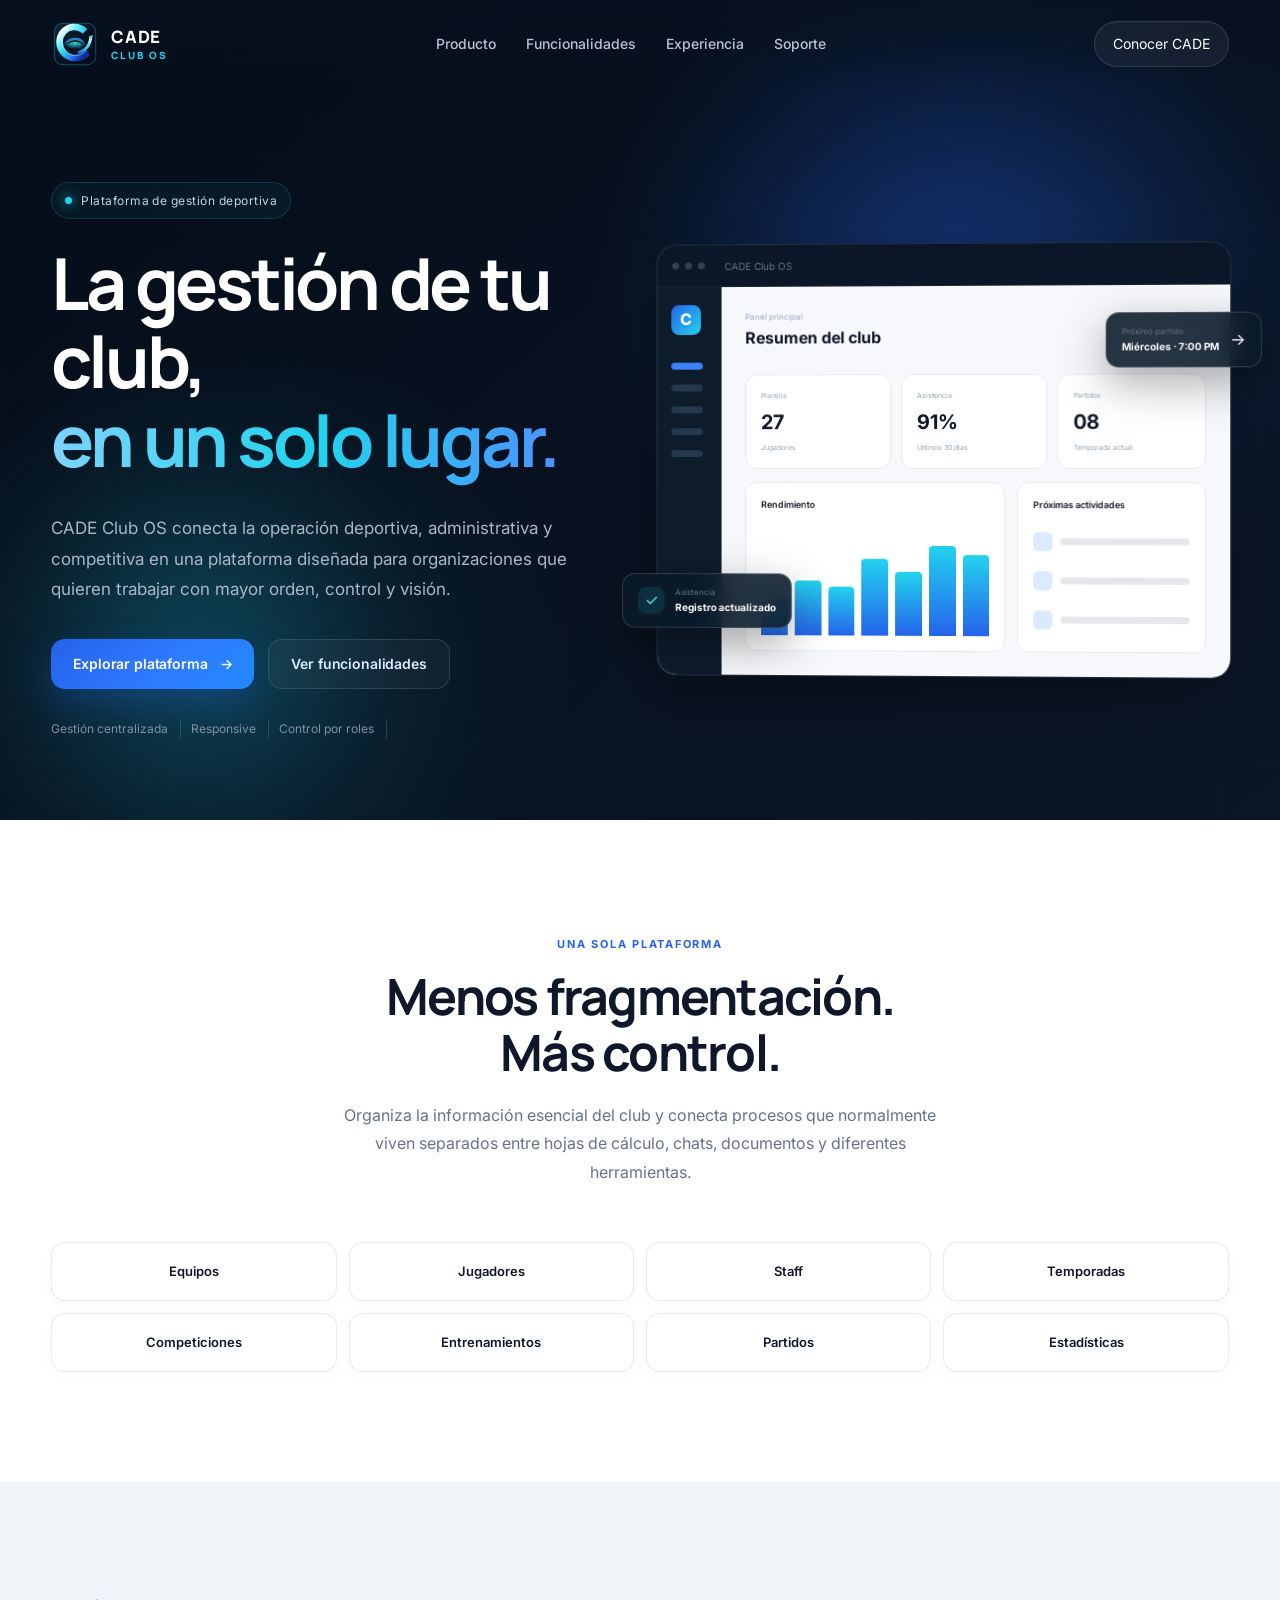
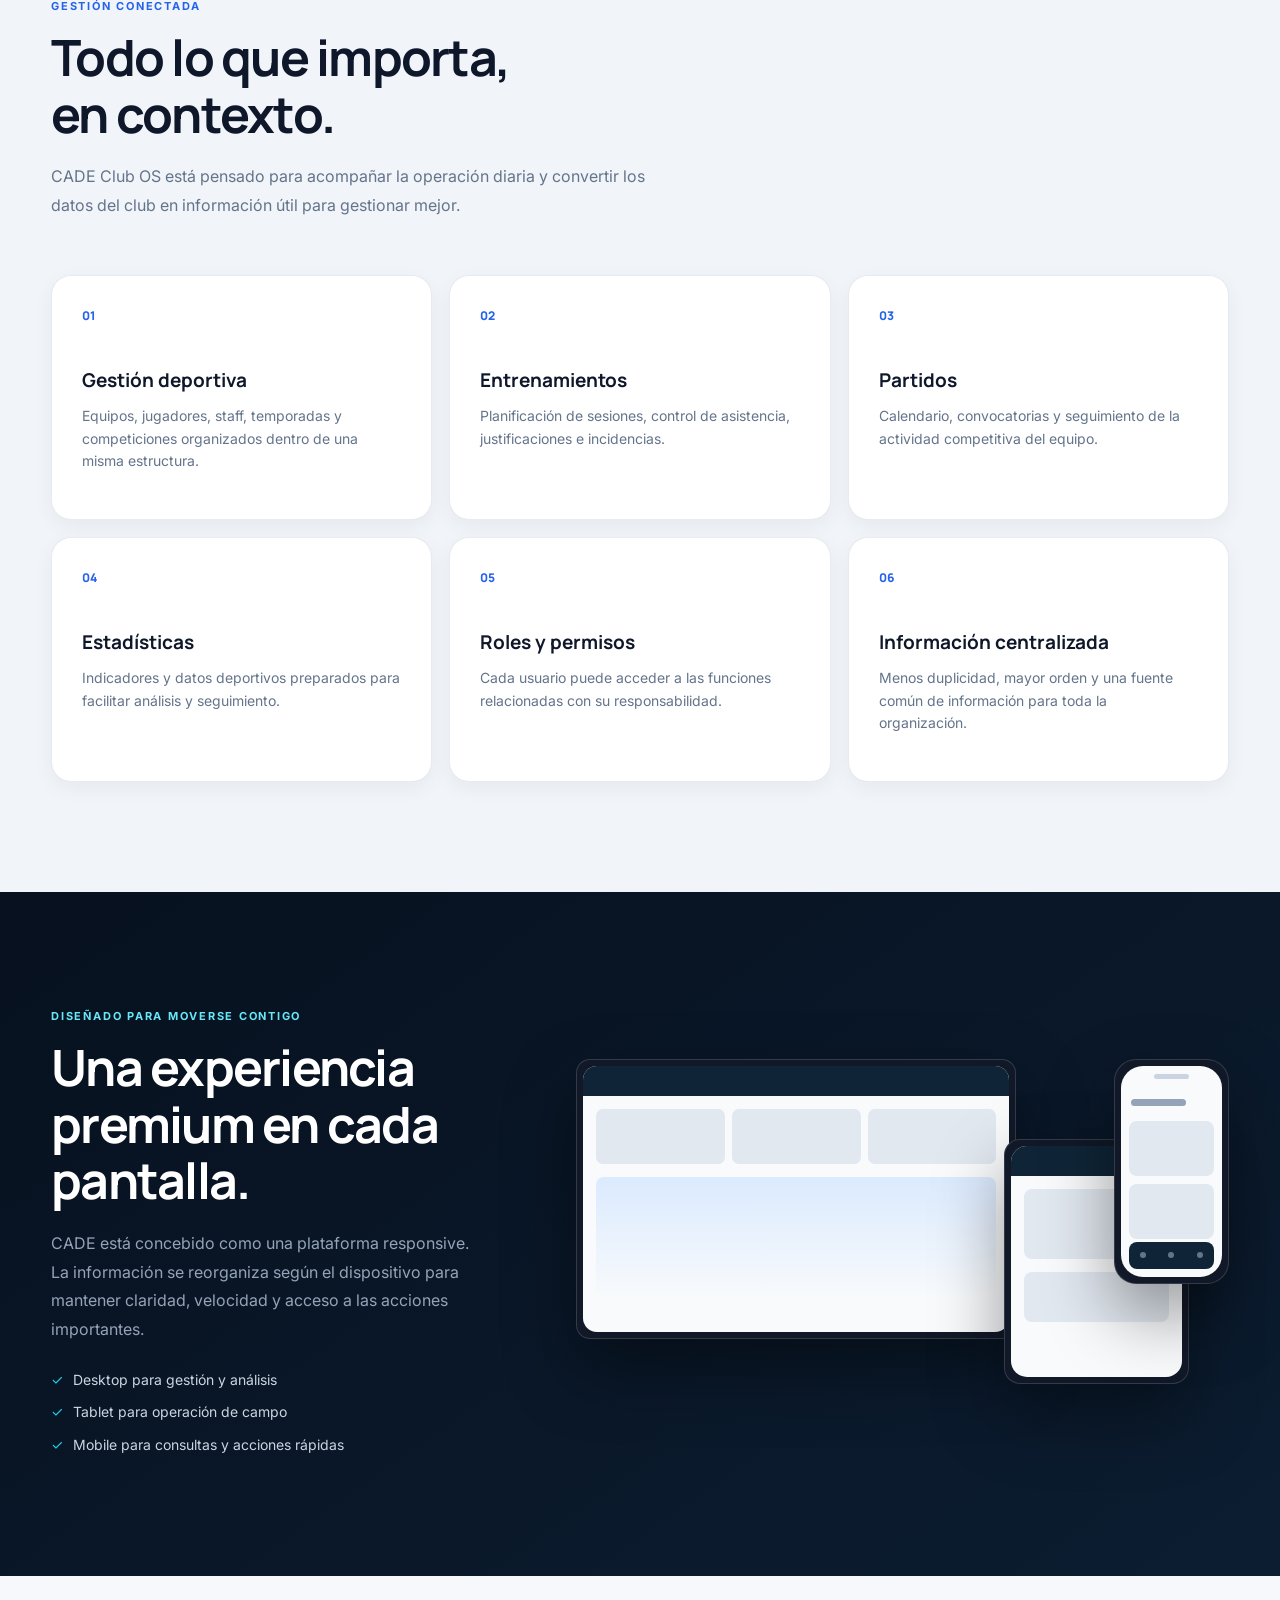
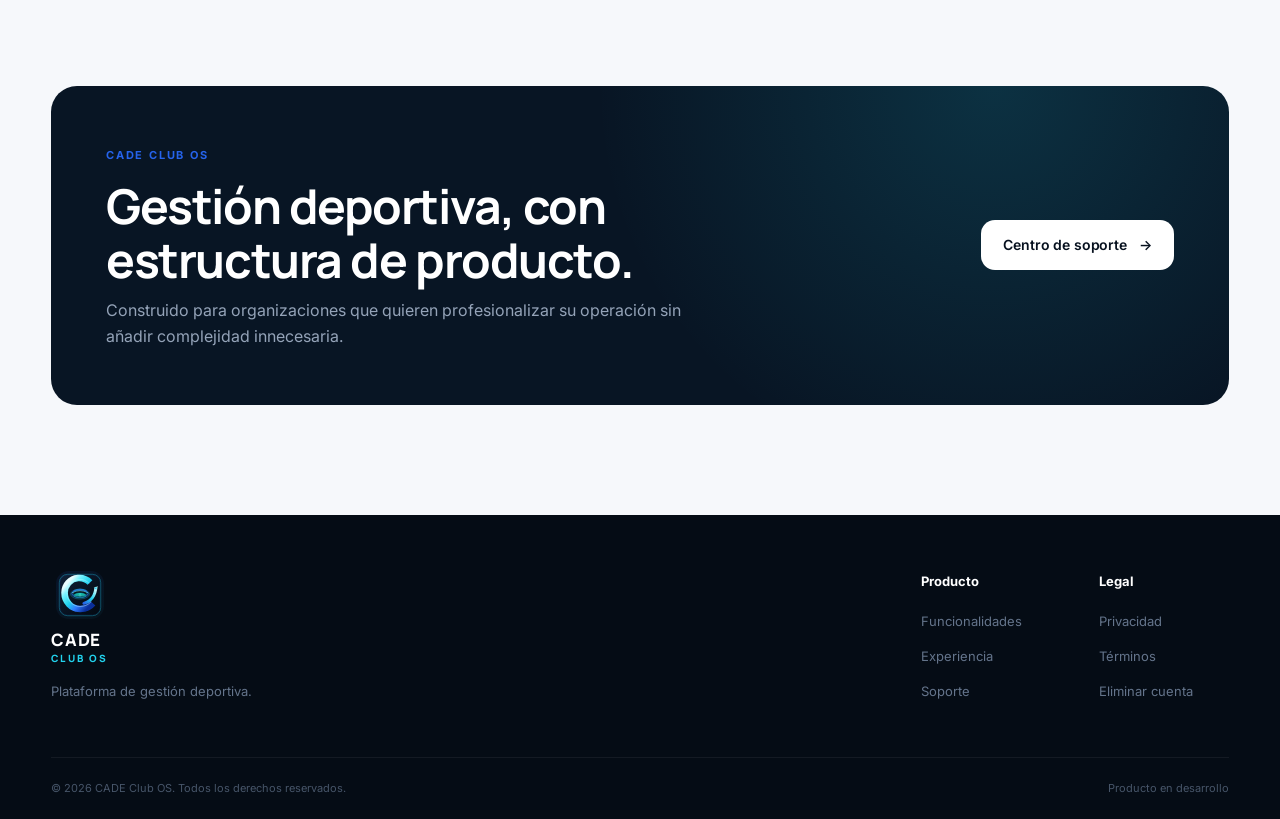
<file: index.html>
<!DOCTYPE html>
<html lang="es">

<head>
  <meta charset="UTF-8">
  <meta name="viewport" content="width=device-width, initial-scale=1.0">

  <title>CADE Club OS | Gestión deportiva profesional</title>

  <meta
    name="description"
    content="CADE Club OS centraliza la gestión deportiva, administrativa y operativa de tu club en una sola plataforma."
  >

  <meta name="theme-color" content="#07111F">

  <!-- CADE Club OS — Browser Identity -->
  <link
    rel="icon"
    type="image/webp"
    href="assets/images/cade-favicon-v2.svg"
  >

  <link
    rel="shortcut icon"
    type="image/webp"
    href="assets/images/cade-favicon-v2.svg"
  >

  <link
    rel="apple-touch-icon"
    href="assets/images/cade-favicon-v2.svg"
  >

  <meta name="application-name" content="CADE Club OS">
  <meta name="apple-mobile-web-app-title" content="CADE Club OS">

  <link rel="preconnect" href="https://fonts.googleapis.com">
  <link rel="preconnect" href="https://fonts.gstatic.com" crossorigin>

  <link
    href="https://fonts.googleapis.com/css2?family=Inter:wght@400;500;600;700&family=Manrope:wght@600;700;800&display=swap"
    rel="stylesheet"
  >

  <link rel="stylesheet" href="assets/css/styles.css">

  <!-- CADE — SEO & SOCIAL -->
  <meta name="robots" content="index, follow">
  <meta name="author" content="CADE Club OS">
  <meta name="format-detection" content="telephone=no">

  <meta property="og:type" content="website">
  <meta property="og:site_name" content="CADE Club OS">
  <meta property="og:title" content="CADE Club OS | Gestión deportiva profesional">
  <meta property="og:description" content="CADE Club OS centraliza la gestión deportiva, administrativa y competitiva de clubes y organizaciones deportivas.">

  <meta name="twitter:card" content="summary">
  <meta name="twitter:title" content="CADE Club OS | Gestión deportiva profesional">
  <meta name="twitter:description" content="CADE Club OS centraliza la gestión deportiva, administrativa y competitiva de clubes y organizaciones deportivas.">

  <link rel="canonical" href="https://felixmarin-byte.github.io/cade-club-os-website/">
  <meta property="og:url" content="https://felixmarin-byte.github.io/cade-club-os-website/">

</head>

<body>

<header class="header">
  <div class="container navbar">

    <a href="index.html" class="brand">
      <div class="brand-icon"><img src="assets/images/cade-symbol-v2.svg" alt=""></div>

      <div class="brand-text">
        <strong>CADE</strong>
        <span>Club OS</span>
      </div>
    </a>

    <nav class="nav">
      <a href="#producto">Producto</a>
      <a href="#funciones">Funcionalidades</a>
      <a href="#experiencia">Experiencia</a>
      <a href="support.html">Soporte</a>
    </nav>

    <a href="#producto" class="nav-button">
      Conocer CADE
    </a>

  </div>
</header>

<main>

<section class="hero">

  <div class="hero-glow glow-one"></div>
  <div class="hero-glow glow-two"></div>

  <div class="container hero-grid">

    <div class="hero-copy">

      <div class="badge">
        <span></span>
        Plataforma de gestión deportiva
      </div>

      <h1>
        La gestión de tu club,
        <span>en un solo lugar.</span>
      </h1>

      <p>
        CADE Club OS conecta la operación deportiva,
        administrativa y competitiva en una plataforma
        diseñada para organizaciones que quieren trabajar
        con mayor orden, control y visión.
      </p>

      <div class="hero-actions">

        <a href="#producto" class="button primary">
          Explorar plataforma
          <span>→</span>
        </a>

        <a href="#funciones" class="button secondary">
          Ver funcionalidades
        </a>

      </div>

      <div class="hero-tags">
        <span>Gestión centralizada</span>
        <span>Responsive</span>
        <span>Control por roles</span>
      </div>

    </div>

    <div class="product-preview">

      <div class="preview-window">

        <div class="preview-topbar">
          <div class="window-controls">
            <i></i>
            <i></i>
            <i></i>
          </div>

          <span>CADE Club OS</span>
        </div>

        <div class="preview-app">

          <aside class="preview-sidebar">

            <div class="preview-logo">C</div>

            <span class="preview-nav active"></span>
            <span class="preview-nav"></span>
            <span class="preview-nav"></span>
            <span class="preview-nav"></span>
            <span class="preview-nav"></span>

          </aside>

          <section class="preview-content">

            <div class="preview-header">

              <div>
                <small>Panel principal</small>
                <strong>Resumen del club</strong>
              </div>

              <div class="preview-avatar"></div>

            </div>

            <div class="metrics">

              <article>
                <small>Plantilla</small>
                <strong>27</strong>
                <span>Jugadores</span>
              </article>

              <article>
                <small>Asistencia</small>
                <strong>91%</strong>
                <span>Últimos 30 días</span>
              </article>

              <article>
                <small>Partidos</small>
                <strong>08</strong>
                <span>Temporada actual</span>
              </article>

            </div>

            <div class="preview-panels">

              <article class="chart-panel">

                <div class="panel-title">
                  Rendimiento
                </div>

                <div class="chart-bars">
                  <i style="height:35%"></i>
                  <i style="height:50%"></i>
                  <i style="height:45%"></i>
                  <i style="height:70%"></i>
                  <i style="height:58%"></i>
                  <i style="height:82%"></i>
                  <i style="height:74%"></i>
                </div>

              </article>

              <article class="activity-panel">

                <div class="panel-title">
                  Próximas actividades
                </div>

                <div class="activity-line">
                  <span></span>
                  <div></div>
                </div>

                <div class="activity-line">
                  <span></span>
                  <div></div>
                </div>

                <div class="activity-line">
                  <span></span>
                  <div></div>
                </div>

              </article>

            </div>

          </section>

        </div>

      </div>

      <div class="floating-card floating-one">

        <div class="floating-check">✓</div>

        <div>
          <small>Asistencia</small>
          <strong>Registro actualizado</strong>
        </div>

      </div>

      <div class="floating-card floating-two">

        <div>
          <small>Próximo partido</small>
          <strong>Miércoles · 7:00 PM</strong>
        </div>

        <span>→</span>

      </div>

    </div>

  </div>

</section>

<section class="section light-section" id="producto">

  <div class="container">

    <div class="section-heading center">

      <span class="eyebrow">
        UNA SOLA PLATAFORMA
      </span>

      <h2>
        Menos fragmentación.<br>
        Más control.
      </h2>

      <p>
        Organiza la información esencial del club y conecta
        procesos que normalmente viven separados entre hojas
        de cálculo, chats, documentos y diferentes herramientas.
      </p>

    </div>

    <div class="module-grid">

      <span>Equipos</span>
      <span>Jugadores</span>
      <span>Staff</span>
      <span>Temporadas</span>
      <span>Competiciones</span>
      <span>Entrenamientos</span>
      <span>Partidos</span>
      <span>Estadísticas</span>

    </div>

  </div>

</section>

<section class="section soft-section" id="funciones">

  <div class="container">

    <div class="section-heading">

      <span class="eyebrow">
        GESTIÓN CONECTADA
      </span>

      <h2>
        Todo lo que importa,<br>
        en contexto.
      </h2>

      <p>
        CADE Club OS está pensado para acompañar
        la operación diaria y convertir los datos del club
        en información útil para gestionar mejor.
      </p>

    </div>

    <div class="features">

      <article class="feature">
        <div class="feature-number">01</div>
        <h3>Gestión deportiva</h3>
        <p>
          Equipos, jugadores, staff, temporadas y competiciones
          organizados dentro de una misma estructura.
        </p>
      </article>

      <article class="feature">
        <div class="feature-number">02</div>
        <h3>Entrenamientos</h3>
        <p>
          Planificación de sesiones, control de asistencia,
          justificaciones e incidencias.
        </p>
      </article>

      <article class="feature">
        <div class="feature-number">03</div>
        <h3>Partidos</h3>
        <p>
          Calendario, convocatorias y seguimiento
          de la actividad competitiva del equipo.
        </p>
      </article>


      <article class="feature">
        <div class="feature-number">04</div>
        <h3>Estadísticas</h3>
        <p>
          Indicadores y datos deportivos preparados
          para facilitar análisis y seguimiento.
        </p>
      </article>

      <article class="feature">
        <div class="feature-number">05</div>
        <h3>Roles y permisos</h3>
        <p>
          Cada usuario puede acceder a las funciones
          relacionadas con su responsabilidad.
        </p>
      </article>

      <article class="feature">
        <div class="feature-number">06</div>
        <h3>Información centralizada</h3>
        <p>
          Menos duplicidad, mayor orden y una fuente
          común de información para toda la organización.
        </p>
      </article>

    </div>

  </div>

</section>

<section class="section responsive-section" id="experiencia">

  <div class="container responsive-grid">

    <div class="section-heading dark-heading">

      <span class="eyebrow">
        DISEÑADO PARA MOVERSE CONTIGO
      </span>

      <h2>
        Una experiencia premium
        en cada pantalla.
      </h2>

      <p>
        CADE está concebido como una plataforma responsive.
        La información se reorganiza según el dispositivo
        para mantener claridad, velocidad y acceso
        a las acciones importantes.
      </p>

      <ul class="device-list">
        <li>Desktop para gestión y análisis</li>
        <li>Tablet para operación de campo</li>
        <li>Mobile para consultas y acciones rápidas</li>
      </ul>

    </div>

    <div class="devices">

      <div class="device laptop">
        <div class="screen">

          <div class="screen-top"></div>

          <div class="screen-cards">
            <span></span>
            <span></span>
            <span></span>
          </div>

          <div class="screen-chart"></div>

        </div>
      </div>


      <div class="device tablet">
        <div class="screen">

          <div class="screen-top"></div>

          <div class="tablet-block"></div>
          <div class="tablet-block small"></div>

        </div>
      </div>

      <div class="device phone">
        <div class="screen">

          <div class="phone-notch"></div>

          <div class="phone-title"></div>

          <div class="phone-card"></div>
          <div class="phone-card"></div>

          <div class="phone-nav">
            <i></i>
            <i></i>
            <i></i>
          </div>

        </div>
      </div>

    </div>

  </div>

</section>

<section class="section final-section">

  <div class="container final-card">

    <div>

      <span class="eyebrow">
        CADE CLUB OS
      </span>

      <h2>
        Gestión deportiva,
        con estructura de producto.
      </h2>

      <p>
        Construido para organizaciones que quieren
        profesionalizar su operación sin añadir
        complejidad innecesaria.
      </p>

    </div>

    <a href="support.html" class="button white">
      Centro de soporte
      <span>→</span>
    </a>

  </div>

</section>

</main>


<footer class="footer">

  <div class="container footer-main">

    <div>

      <a href="index.html" class="brand footer-brand">

        <div class="brand-icon"><img src="assets/images/cade-symbol-v2.svg" alt=""></div>

        <div class="brand-text">
          <strong>CADE</strong>
          <span>Club OS</span>
        </div>

      </a>

      <p>
        Plataforma de gestión deportiva.
      </p>

    </div>

    <div class="footer-links">

      <div>
        <strong>Producto</strong>

        <a href="#funciones">
          Funcionalidades
        </a>

        <a href="#experiencia">
          Experiencia
        </a>

        <a href="support.html">
          Soporte
        </a>
      </div>

      <div>
        <strong>Legal</strong>

        <a href="privacy.html">
          Privacidad
        </a>

        <a href="terms.html">
          Términos
        </a>

        <a href="delete-account.html">
          Eliminar cuenta
        </a>
      </div>

    </div>

  </div>

  <div class="container footer-bottom">

    <span>
      © <span id="year"></span> CADE Club OS.
      Todos los derechos reservados.
    </span>

    <span>
      Producto en desarrollo
    </span>

  </div>

</footer>


<script src="assets/js/main.js"></script>

</body>
</html>
</file>
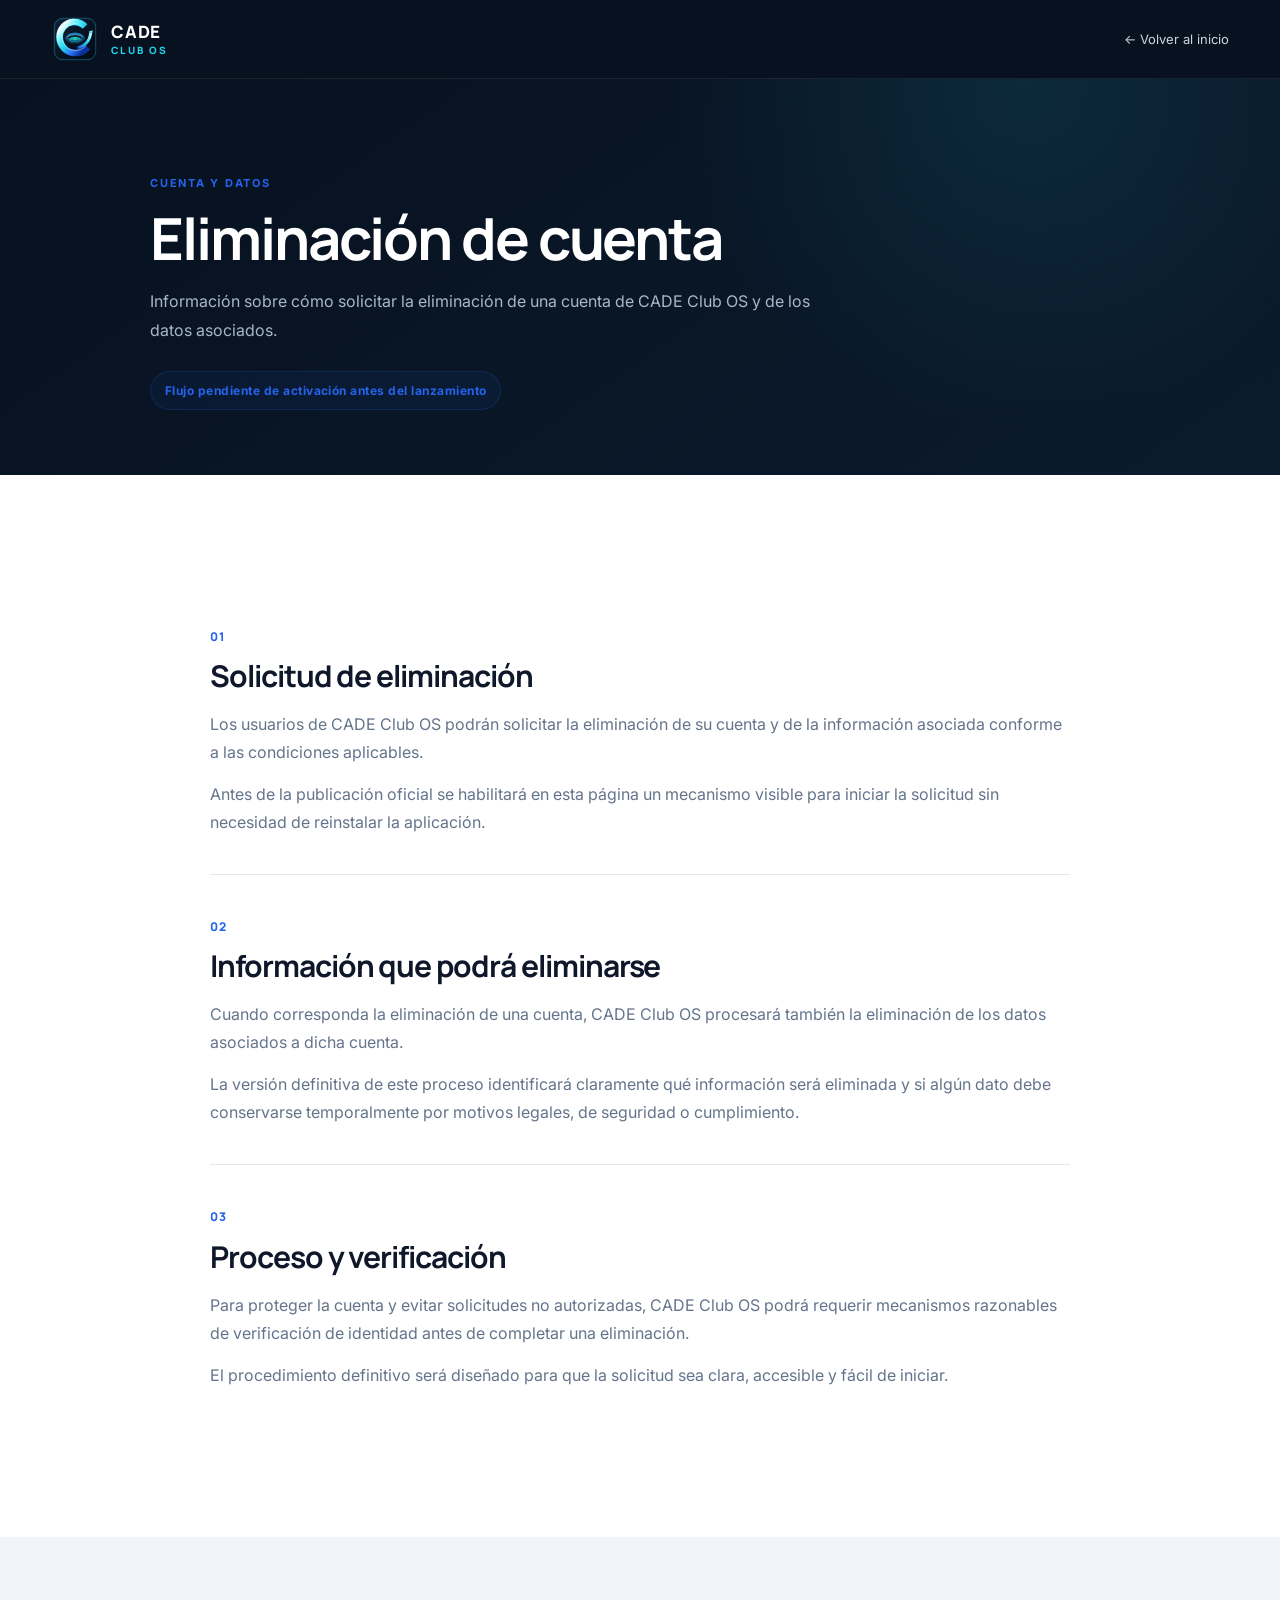
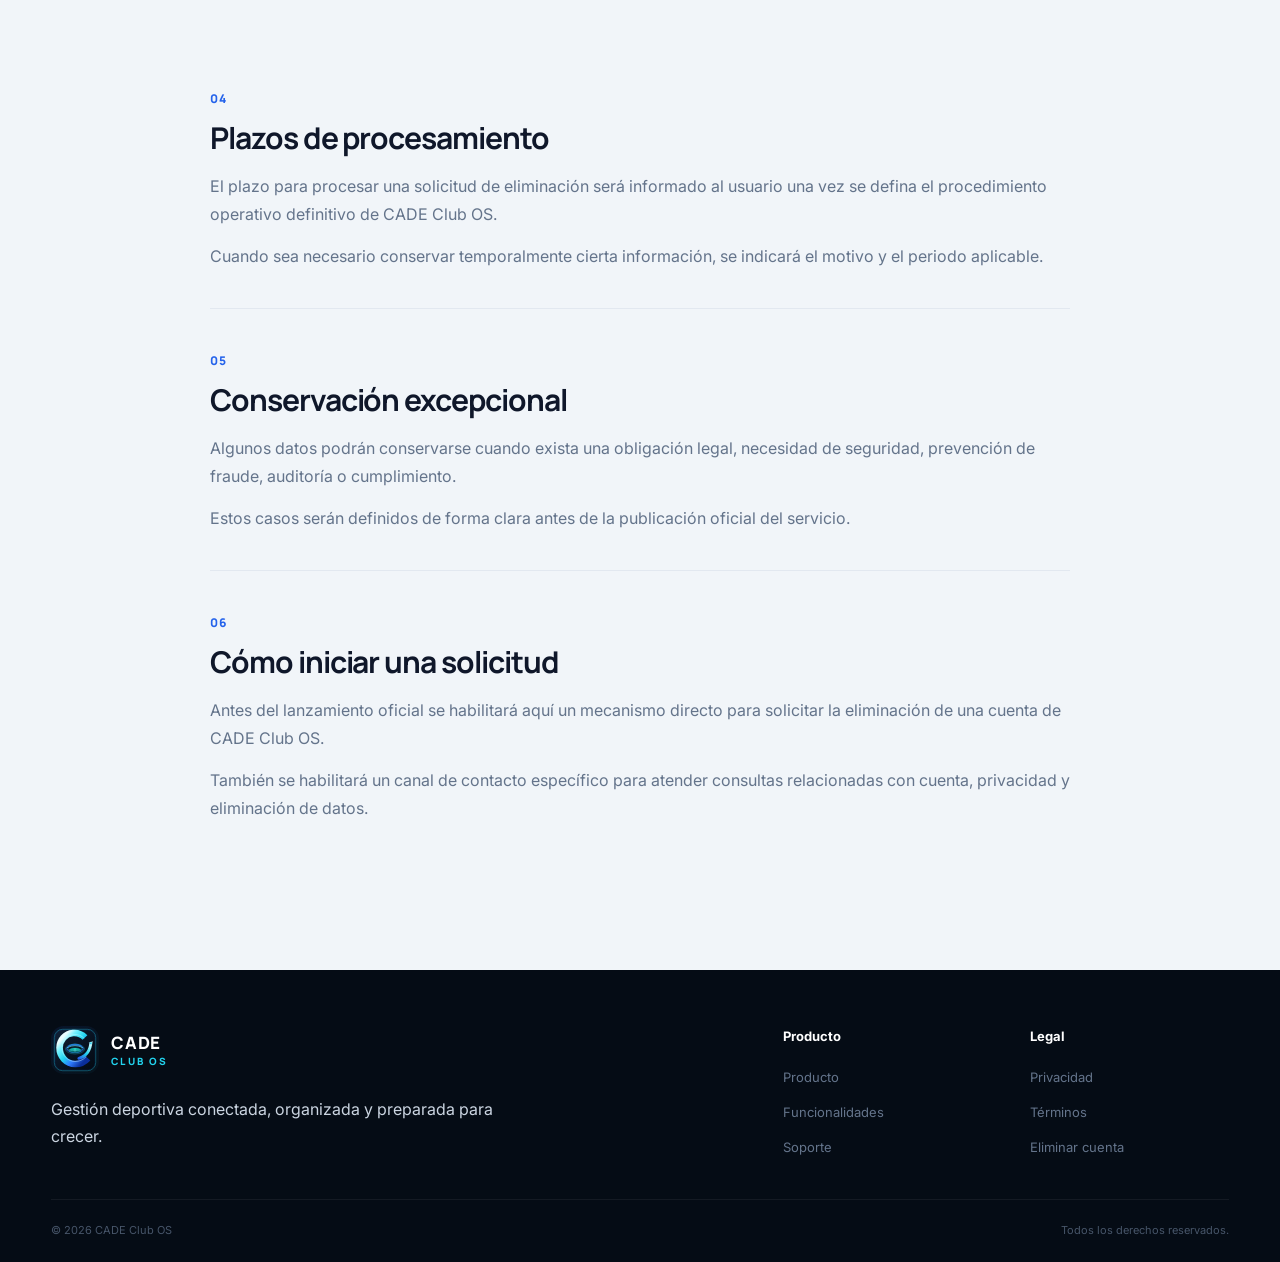
<file: delete-account.html>
<!DOCTYPE html>
<html lang="es">

<head>
  <meta charset="UTF-8">
  <meta name="viewport" content="width=device-width, initial-scale=1.0">

  <title>Eliminar cuenta | CADE Club OS</title>

  <meta
    name="description"
    content="Información para solicitar la eliminación de una cuenta de CADE Club OS."
  >

  <meta name="theme-color" content="#07111F">

  <!-- CADE Club OS — Browser Identity -->
  <link
    rel="icon"
    type="image/webp"
    href="assets/images/cade-favicon-v2.svg"
  >

  <link
    rel="shortcut icon"
    type="image/webp"
    href="assets/images/cade-favicon-v2.svg"
  >

  <link
    rel="apple-touch-icon"
    href="assets/images/cade-favicon-v2.svg"
  >

  <meta name="application-name" content="CADE Club OS">
  <meta name="apple-mobile-web-app-title" content="CADE Club OS">

  <link rel="preconnect" href="https://fonts.googleapis.com">
  <link rel="preconnect" href="https://fonts.gstatic.com" crossorigin>

  <link
    href="https://fonts.googleapis.com/css2?family=Inter:wght@400;500;600;700&family=Manrope:wght@600;700;800&display=swap"
    rel="stylesheet"
  >

  <link rel="stylesheet" href="assets/css/styles.css">

  <!-- CADE — SEO & SOCIAL -->
  <meta name="robots" content="index, follow">
  <meta name="author" content="CADE Club OS">
  <meta name="format-detection" content="telephone=no">

  <meta property="og:type" content="website">
  <meta property="og:site_name" content="CADE Club OS">
  <meta property="og:title" content="Eliminar cuenta | CADE Club OS">
  <meta property="og:description" content="Información para solicitar la eliminación de una cuenta de CADE Club OS y sus datos asociados.">

  <meta name="twitter:card" content="summary">
  <meta name="twitter:title" content="Eliminar cuenta | CADE Club OS">
  <meta name="twitter:description" content="Información para solicitar la eliminación de una cuenta de CADE Club OS y sus datos asociados.">

  <link rel="canonical" href="https://felixmarin-byte.github.io/cade-club-os-website/delete-account.html">
  <meta property="og:url" content="https://felixmarin-byte.github.io/cade-club-os-website/delete-account.html">

</head>

<body>

<header class="legal-header">

  <div class="container legal-navbar">

    <a href="index.html" class="brand">

      <div class="brand-icon">
        <img src="assets/images/cade-symbol-v2.svg" alt="CADE Club OS">
      </div>

      <div class="brand-text">
        <strong>CADE</strong>
        <span>Club OS</span>
      </div>

    </a>

    <a href="index.html" class="back-link">
      ← Volver al inicio
    </a>

  </div>

</header>

<main class="legal-page">

  <section class="legal-hero">

    <div class="container legal-container">

      <span class="eyebrow">
        CUENTA Y DATOS
      </span>

      <h1>
        Eliminación de cuenta
      </h1>

      <p>
        Información sobre cómo solicitar la eliminación
        de una cuenta de CADE Club OS y de los datos asociados.
      </p>

      <div class="legal-status">
        Flujo pendiente de activación antes del lanzamiento
      </div>

    </div>

  </section>

  <section class="section light-section">

    <div class="container legal-container legal-content">

      <article class="legal-section">

        <span class="legal-number">01</span>

        <h2>Solicitud de eliminación</h2>

        <p>
          Los usuarios de CADE Club OS podrán solicitar
          la eliminación de su cuenta y de la información
          asociada conforme a las condiciones aplicables.
        </p>

        <p>
          Antes de la publicación oficial se habilitará
          en esta página un mecanismo visible para iniciar
          la solicitud sin necesidad de reinstalar la aplicación.
        </p>

      </article>

      <article class="legal-section">

        <span class="legal-number">02</span>

        <h2>Información que podrá eliminarse</h2>

        <p>
          Cuando corresponda la eliminación de una cuenta,
          CADE Club OS procesará también la eliminación
          de los datos asociados a dicha cuenta.
        </p>

        <p>
          La versión definitiva de este proceso identificará
          claramente qué información será eliminada y si algún
          dato debe conservarse temporalmente por motivos legales,
          de seguridad o cumplimiento.
        </p>

      </article>

      <article class="legal-section">

        <span class="legal-number">03</span>

        <h2>Proceso y verificación</h2>

        <p>
          Para proteger la cuenta y evitar solicitudes no autorizadas,
          CADE Club OS podrá requerir mecanismos razonables
          de verificación de identidad antes de completar
          una eliminación.
        </p>

        <p>
          El procedimiento definitivo será diseñado para que
          la solicitud sea clara, accesible y fácil de iniciar.
        </p>

      </article>

    </div>

  </section>

  <section class="section soft-section">

    <div class="container legal-container legal-content">

      <article class="legal-section">

        <span class="legal-number">04</span>

        <h2>Plazos de procesamiento</h2>

        <p>
          El plazo para procesar una solicitud de eliminación
          será informado al usuario una vez se defina
          el procedimiento operativo definitivo de CADE Club OS.
        </p>

        <p>
          Cuando sea necesario conservar temporalmente cierta
          información, se indicará el motivo y el periodo aplicable.
        </p>

      </article>

      <article class="legal-section">

        <span class="legal-number">05</span>

        <h2>Conservación excepcional</h2>

        <p>
          Algunos datos podrán conservarse cuando exista
          una obligación legal, necesidad de seguridad,
          prevención de fraude, auditoría o cumplimiento.
        </p>

        <p>
          Estos casos serán definidos de forma clara
          antes de la publicación oficial del servicio.
        </p>

      </article>

      <article class="legal-section">

        <span class="legal-number">06</span>

        <h2>Cómo iniciar una solicitud</h2>

        <p>
          Antes del lanzamiento oficial se habilitará aquí
          un mecanismo directo para solicitar la eliminación
          de una cuenta de CADE Club OS.
        </p>

        <p>
          También se habilitará un canal de contacto específico
          para atender consultas relacionadas con cuenta,
          privacidad y eliminación de datos.
        </p>

      </article>

    </div>

  </section>

</main>

<footer class="footer">

  <div class="container footer-inner">

    <div class="footer-brand">

      <a href="index.html" class="footer-brand-link">

        <div class="brand-icon">
          <img src="assets/images/cade-symbol-v2.svg" alt="CADE Club OS">
        </div>

        <div class="brand-text">
          <strong>CADE</strong>
          <span>Club OS</span>
        </div>

      </a>

      <p>
        Gestión deportiva conectada, organizada y preparada para crecer.
      </p>

    </div>

    <div class="footer-links">

      <div>
        <strong>Producto</strong>
        <a href="index.html#producto">Producto</a>
        <a href="index.html#funcionalidades">Funcionalidades</a>
        <a href="support.html">Soporte</a>
      </div>

      <div>
        <strong>Legal</strong>
        <a href="privacy.html">Privacidad</a>
        <a href="terms.html">Términos</a>
        <a href="delete-account.html">Eliminar cuenta</a>
      </div>

    </div>

  </div>

  <div class="container footer-bottom">
    <span>© <span id="year"></span> CADE Club OS</span>
    <span>Todos los derechos reservados.</span>
  </div>

</footer>

<script src="assets/js/main.js"></script>

</body>
</html>
</file>
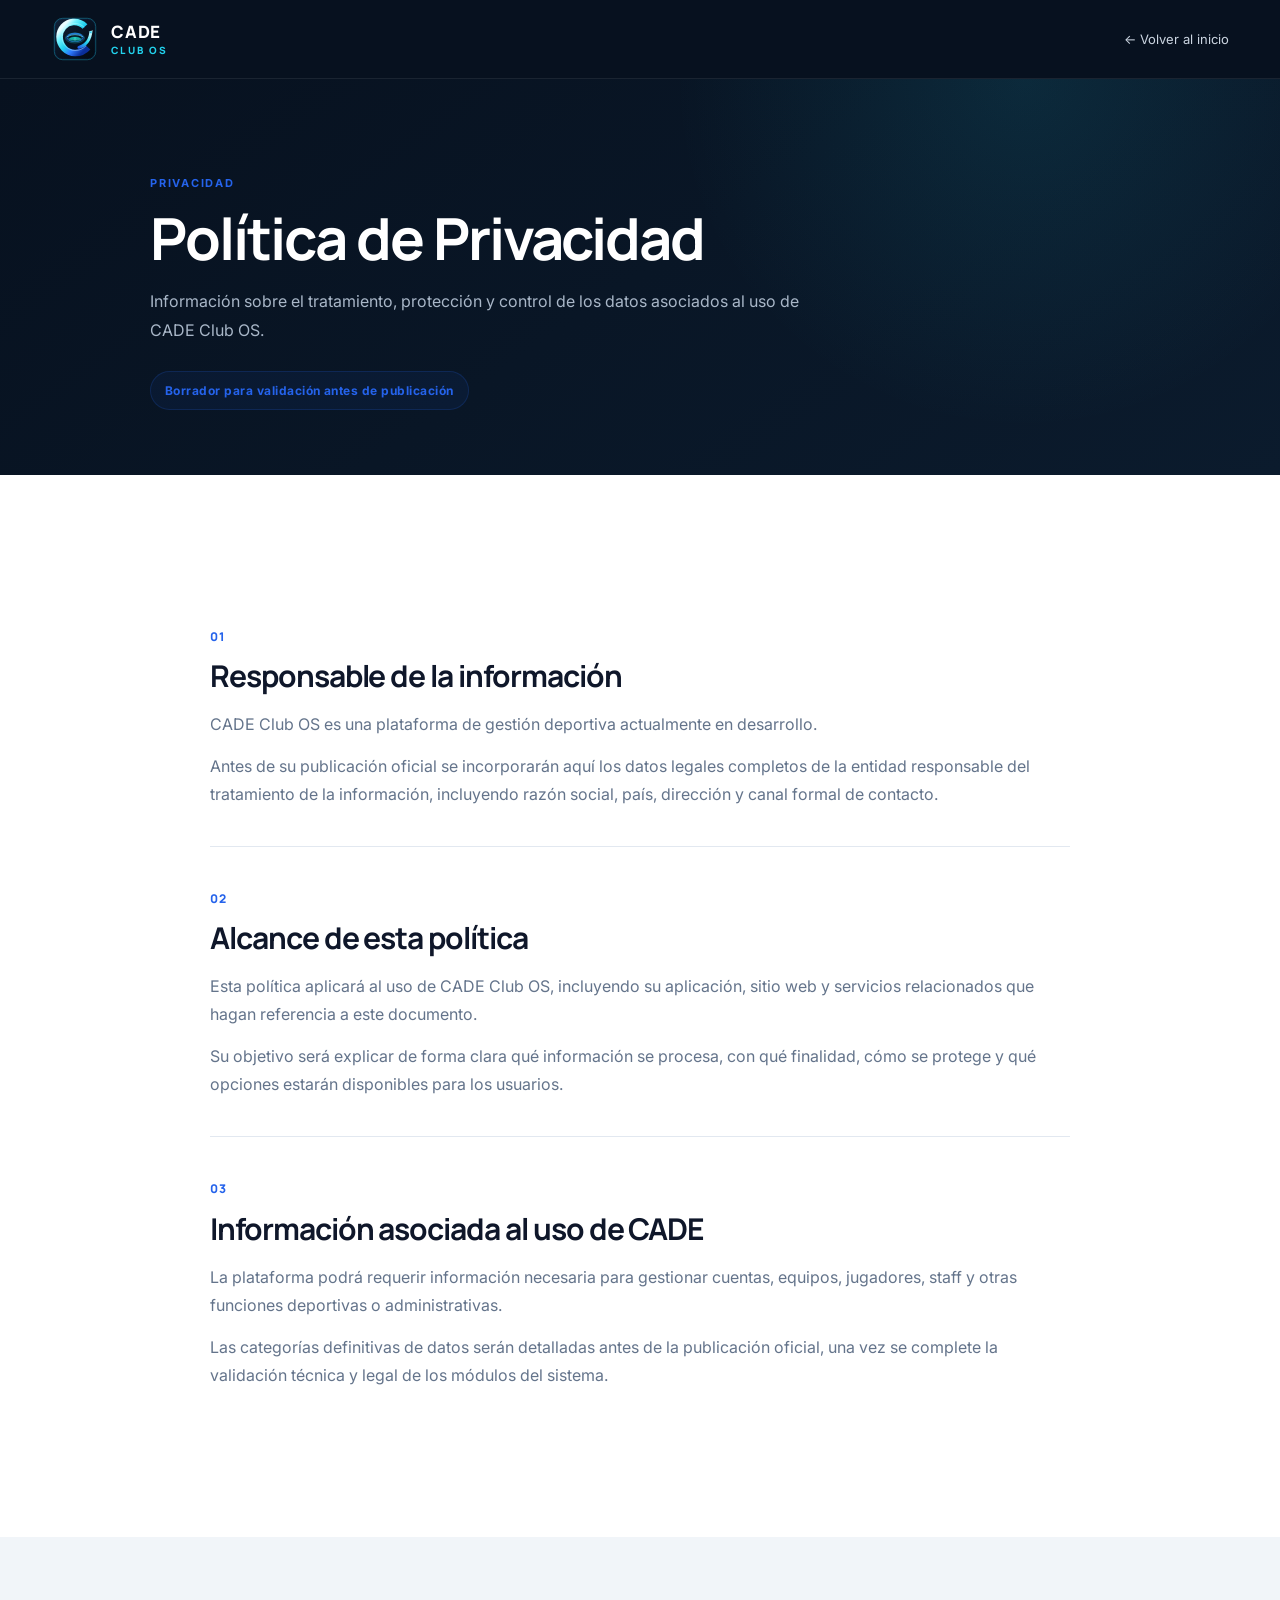
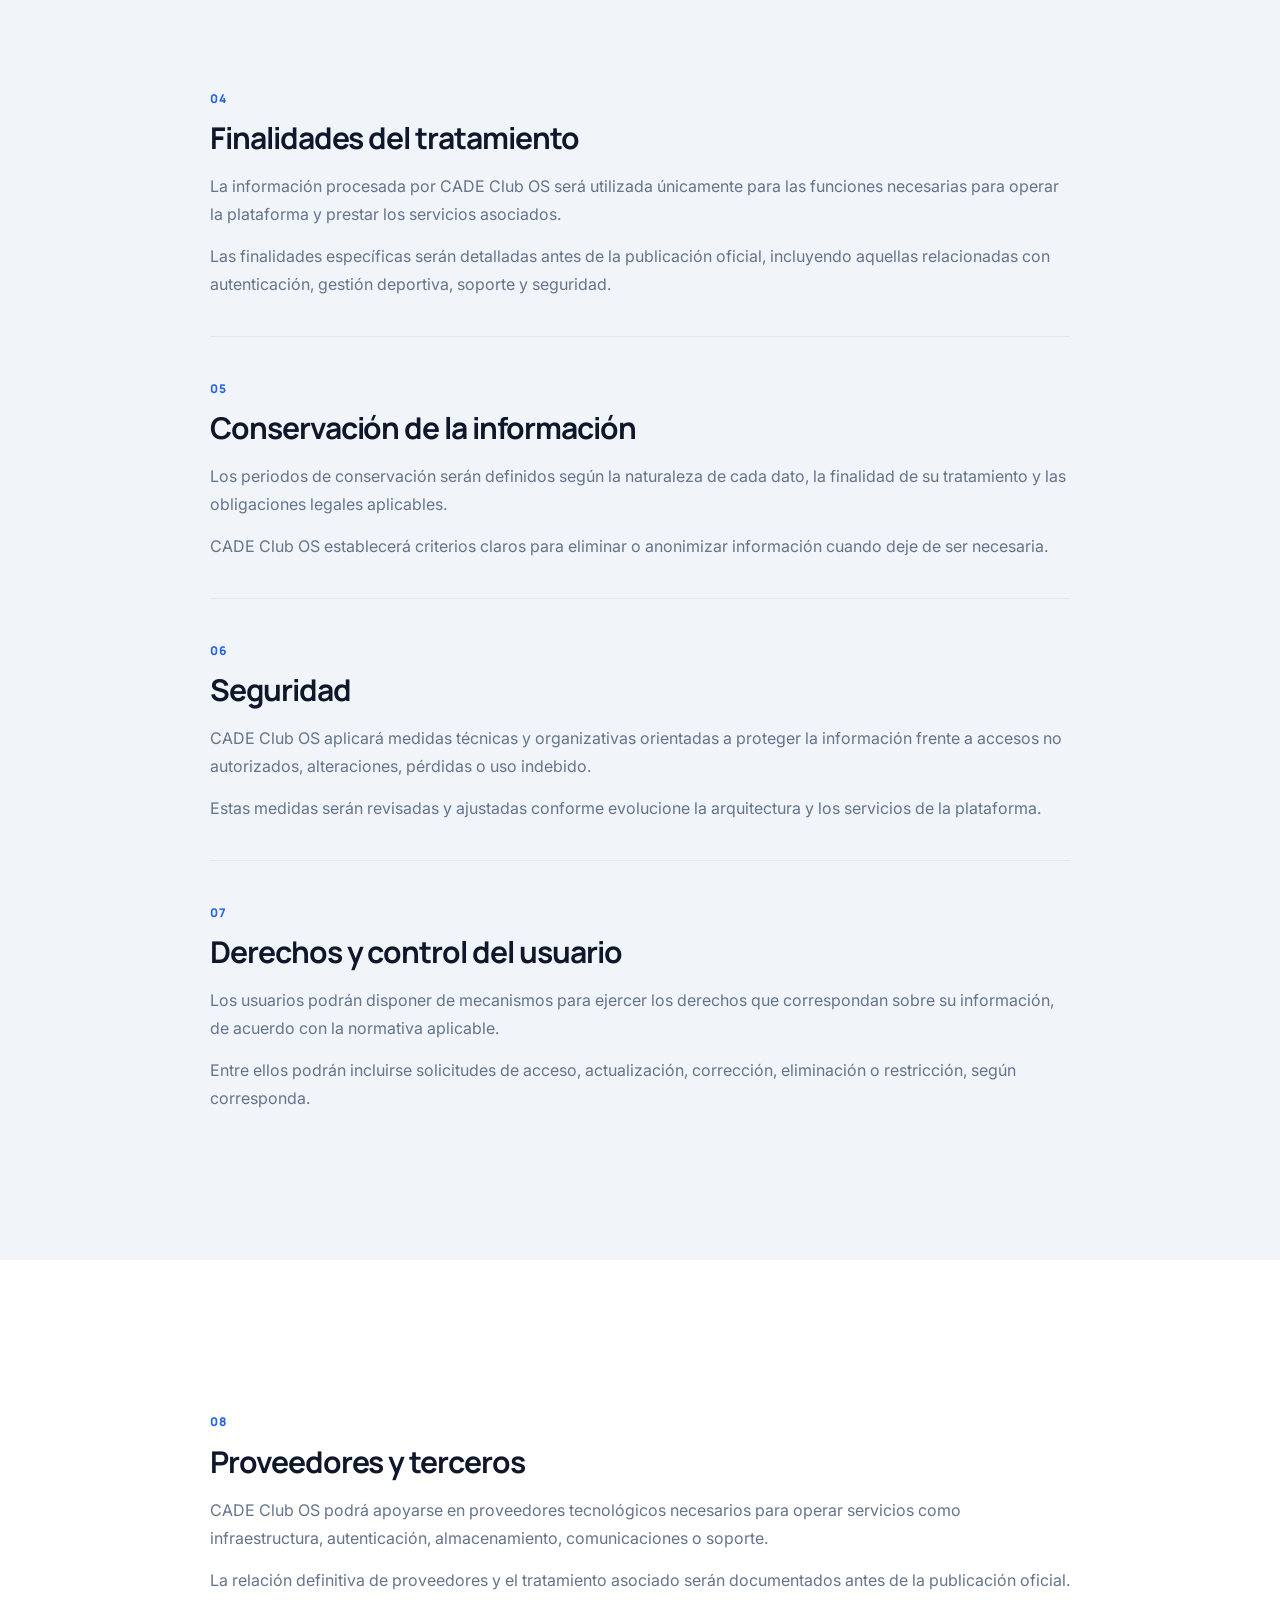
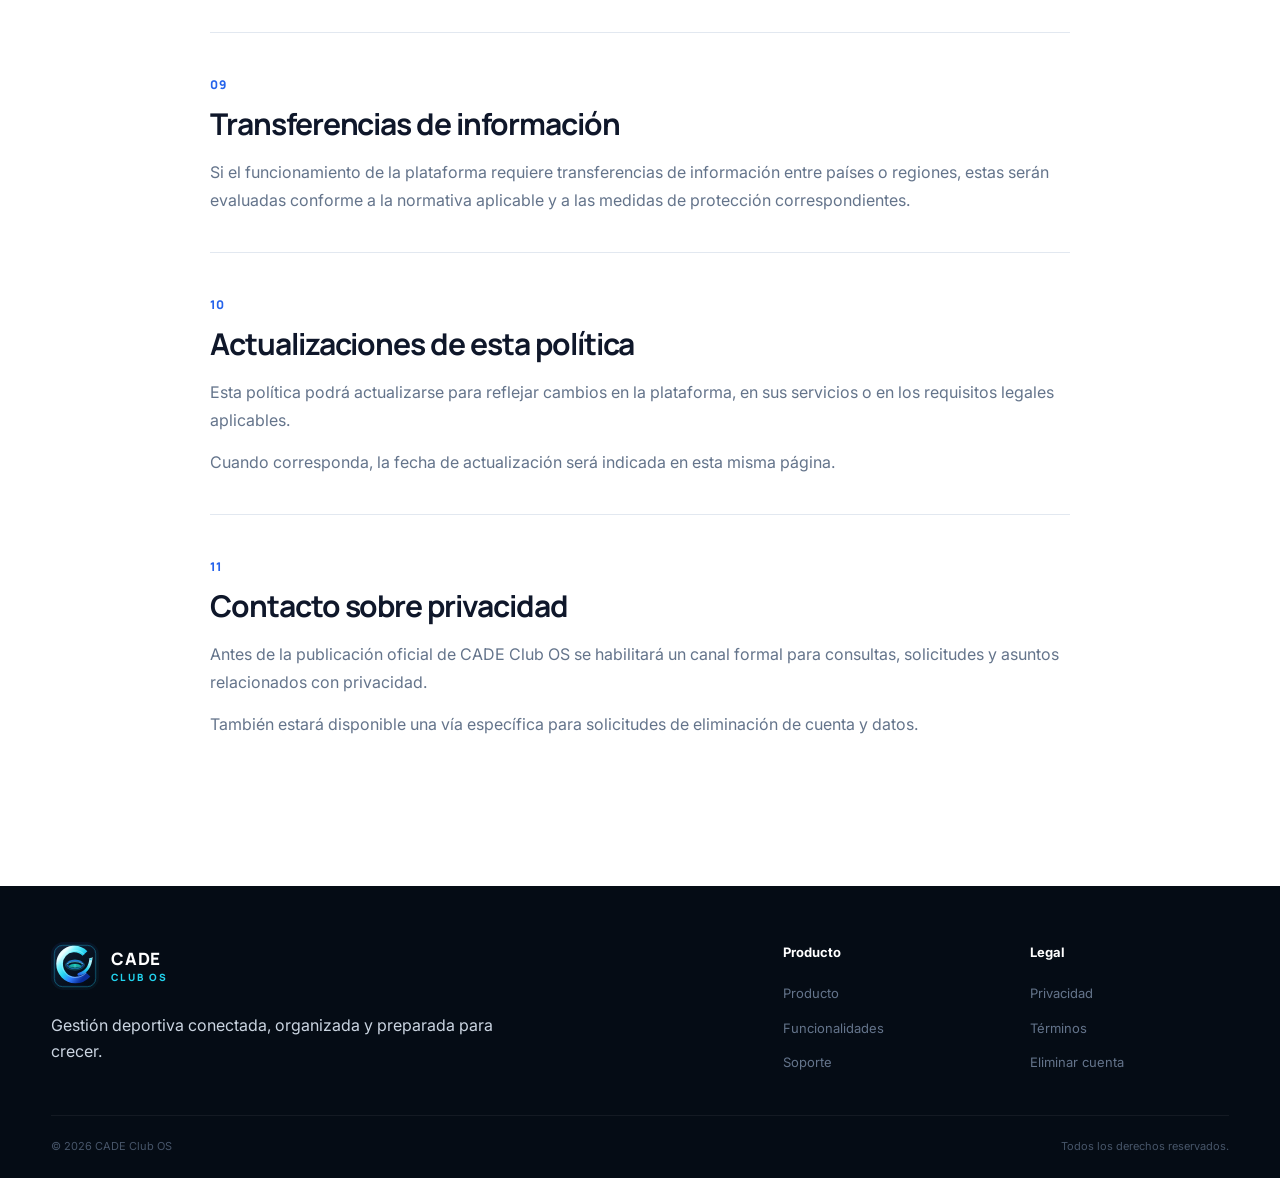
<file: privacy.html>
<!DOCTYPE html>
<html lang="es">

<head>
  <meta charset="UTF-8">
  <meta name="viewport" content="width=device-width, initial-scale=1.0">

  <title>Política de Privacidad | CADE Club OS</title>

  <meta
    name="description"
    content="Política de privacidad de CADE Club OS."
  >

  <meta name="theme-color" content="#07111F">

  <!-- CADE Club OS — Browser Identity -->
  <link
    rel="icon"
    type="image/webp"
    href="assets/images/cade-favicon-v2.svg"
  >

  <link
    rel="shortcut icon"
    type="image/webp"
    href="assets/images/cade-favicon-v2.svg"
  >

  <link
    rel="apple-touch-icon"
    href="assets/images/cade-favicon-v2.svg"
  >

  <meta name="application-name" content="CADE Club OS">
  <meta name="apple-mobile-web-app-title" content="CADE Club OS">

  <link rel="preconnect" href="https://fonts.googleapis.com">
  <link rel="preconnect" href="https://fonts.gstatic.com" crossorigin>

  <link
    href="https://fonts.googleapis.com/css2?family=Inter:wght@400;500;600;700&family=Manrope:wght@600;700;800&display=swap"
    rel="stylesheet"
  >

  <link rel="stylesheet" href="assets/css/styles.css">

  <!-- CADE — SEO & SOCIAL -->
  <meta name="robots" content="index, follow">
  <meta name="author" content="CADE Club OS">
  <meta name="format-detection" content="telephone=no">

  <meta property="og:type" content="website">
  <meta property="og:site_name" content="CADE Club OS">
  <meta property="og:title" content="Política de Privacidad | CADE Club OS">
  <meta property="og:description" content="Información sobre privacidad, protección y tratamiento de datos en CADE Club OS.">

  <meta name="twitter:card" content="summary">
  <meta name="twitter:title" content="Política de Privacidad | CADE Club OS">
  <meta name="twitter:description" content="Información sobre privacidad, protección y tratamiento de datos en CADE Club OS.">

  <link rel="canonical" href="https://felixmarin-byte.github.io/cade-club-os-website/privacy.html">
  <meta property="og:url" content="https://felixmarin-byte.github.io/cade-club-os-website/privacy.html">

</head>

<body>

<header class="legal-header">

  <div class="container legal-navbar">

    <a href="index.html" class="brand">

      <div class="brand-icon">
        <img src="assets/images/cade-symbol-v2.svg" alt="">
      </div>

      <div class="brand-text">
        <strong>CADE</strong>
        <span>Club OS</span>
      </div>

    </a>

    <a href="index.html" class="back-link">
      ← Volver al inicio
    </a>

  </div>

</header>

<main class="legal-page">

  <section class="legal-hero">

    <div class="container legal-container">

      <span class="eyebrow">
        PRIVACIDAD
      </span>

      <h1>
        Política de Privacidad
      </h1>

      <p>
        Información sobre el tratamiento, protección
        y control de los datos asociados al uso de CADE Club OS.
      </p>

      <div class="legal-status">
        Borrador para validación antes de publicación
      </div>

    </div>

  </section>

  <section class="section light-section">

    <div class="container legal-container legal-content">

      <article class="legal-section">

        <span class="legal-number">01</span>

        <h2>Responsable de la información</h2>

        <p>
          CADE Club OS es una plataforma de gestión deportiva
          actualmente en desarrollo.
        </p>

        <p>
          Antes de su publicación oficial se incorporarán aquí
          los datos legales completos de la entidad responsable
          del tratamiento de la información, incluyendo razón social,
          país, dirección y canal formal de contacto.
        </p>

      </article>

      <article class="legal-section">

        <span class="legal-number">02</span>

        <h2>Alcance de esta política</h2>

        <p>
          Esta política aplicará al uso de CADE Club OS,
          incluyendo su aplicación, sitio web y servicios
          relacionados que hagan referencia a este documento.
        </p>

        <p>
          Su objetivo será explicar de forma clara qué información
          se procesa, con qué finalidad, cómo se protege y qué opciones
          estarán disponibles para los usuarios.
        </p>

      </article>

      <article class="legal-section">

        <span class="legal-number">03</span>

        <h2>Información asociada al uso de CADE</h2>

        <p>
          La plataforma podrá requerir información necesaria para
          gestionar cuentas, equipos, jugadores, staff y otras
          funciones deportivas o administrativas.
        </p>

        <p>
          Las categorías definitivas de datos serán detalladas
          antes de la publicación oficial, una vez se complete
          la validación técnica y legal de los módulos del sistema.
        </p>

      </article>

    </div>

  </section>

  <section class="section soft-section">

    <div class="container legal-container legal-content">

      <article class="legal-section">

        <span class="legal-number">04</span>

        <h2>Finalidades del tratamiento</h2>

        <p>
          La información procesada por CADE Club OS será utilizada
          únicamente para las funciones necesarias para operar
          la plataforma y prestar los servicios asociados.
        </p>

        <p>
          Las finalidades específicas serán detalladas antes
          de la publicación oficial, incluyendo aquellas relacionadas
          con autenticación, gestión deportiva, soporte y seguridad.
        </p>

      </article>

      <article class="legal-section">

        <span class="legal-number">05</span>

        <h2>Conservación de la información</h2>

        <p>
          Los periodos de conservación serán definidos según
          la naturaleza de cada dato, la finalidad de su tratamiento
          y las obligaciones legales aplicables.
        </p>

        <p>
          CADE Club OS establecerá criterios claros para eliminar
          o anonimizar información cuando deje de ser necesaria.
        </p>

      </article>

      <article class="legal-section">

        <span class="legal-number">06</span>

        <h2>Seguridad</h2>

        <p>
          CADE Club OS aplicará medidas técnicas y organizativas
          orientadas a proteger la información frente a accesos
          no autorizados, alteraciones, pérdidas o uso indebido.
        </p>

        <p>
          Estas medidas serán revisadas y ajustadas conforme
          evolucione la arquitectura y los servicios de la plataforma.
        </p>

      </article>

      <article class="legal-section">

        <span class="legal-number">07</span>

        <h2>Derechos y control del usuario</h2>

        <p>
          Los usuarios podrán disponer de mecanismos para ejercer
          los derechos que correspondan sobre su información,
          de acuerdo con la normativa aplicable.
        </p>

        <p>
          Entre ellos podrán incluirse solicitudes de acceso,
          actualización, corrección, eliminación o restricción,
          según corresponda.
        </p>

      </article>

    </div>

  </section>

  <section class="section light-section">

    <div class="container legal-container legal-content">

      <article class="legal-section">

        <span class="legal-number">08</span>

        <h2>Proveedores y terceros</h2>

        <p>
          CADE Club OS podrá apoyarse en proveedores tecnológicos
          necesarios para operar servicios como infraestructura,
          autenticación, almacenamiento, comunicaciones o soporte.
        </p>

        <p>
          La relación definitiva de proveedores y el tratamiento
          asociado serán documentados antes de la publicación oficial.
        </p>

      </article>

      <article class="legal-section">

        <span class="legal-number">09</span>

        <h2>Transferencias de información</h2>

        <p>
          Si el funcionamiento de la plataforma requiere
          transferencias de información entre países o regiones,
          estas serán evaluadas conforme a la normativa aplicable
          y a las medidas de protección correspondientes.
        </p>

      </article>

      <article class="legal-section">

        <span class="legal-number">10</span>

        <h2>Actualizaciones de esta política</h2>

        <p>
          Esta política podrá actualizarse para reflejar cambios
          en la plataforma, en sus servicios o en los requisitos
          legales aplicables.
        </p>

        <p>
          Cuando corresponda, la fecha de actualización será
          indicada en esta misma página.
        </p>

      </article>

      <article class="legal-section">

        <span class="legal-number">11</span>

        <h2>Contacto sobre privacidad</h2>

        <p>
          Antes de la publicación oficial de CADE Club OS
          se habilitará un canal formal para consultas,
          solicitudes y asuntos relacionados con privacidad.
        </p>

        <p>
          También estará disponible una vía específica
          para solicitudes de eliminación de cuenta y datos.
        </p>

      </article>

    </div>

  </section>

</main>

<footer class="footer">

  <div class="container footer-inner">

    <div class="footer-brand">

      <a href="index.html" class="footer-brand-link">
        <div class="brand-icon">
          <img src="assets/images/cade-symbol-v2.svg" alt="CADE Club OS">
        </div>

        <div class="brand-text">
          <strong>CADE</strong>
          <span>Club OS</span>
        </div>
      </a>

      <p>
        Gestión deportiva conectada, organizada y preparada para crecer.
      </p>

    </div>

    <div class="footer-links">

      <div>
        <strong>Producto</strong>
        <a href="index.html#producto">Producto</a>
        <a href="index.html#funcionalidades">Funcionalidades</a>
        <a href="support.html">Soporte</a>
      </div>

      <div>
        <strong>Legal</strong>
        <a href="privacy.html">Privacidad</a>
        <a href="terms.html">Términos</a>
        <a href="delete-account.html">Eliminar cuenta</a>
      </div>

    </div>

  </div>

  <div class="container footer-bottom">
    <span>© <span id="year"></span> CADE Club OS</span>
    <span>Todos los derechos reservados.</span>
  </div>

</footer>

<script src="assets/js/main.js"></script>

</body>
</html>
</file>
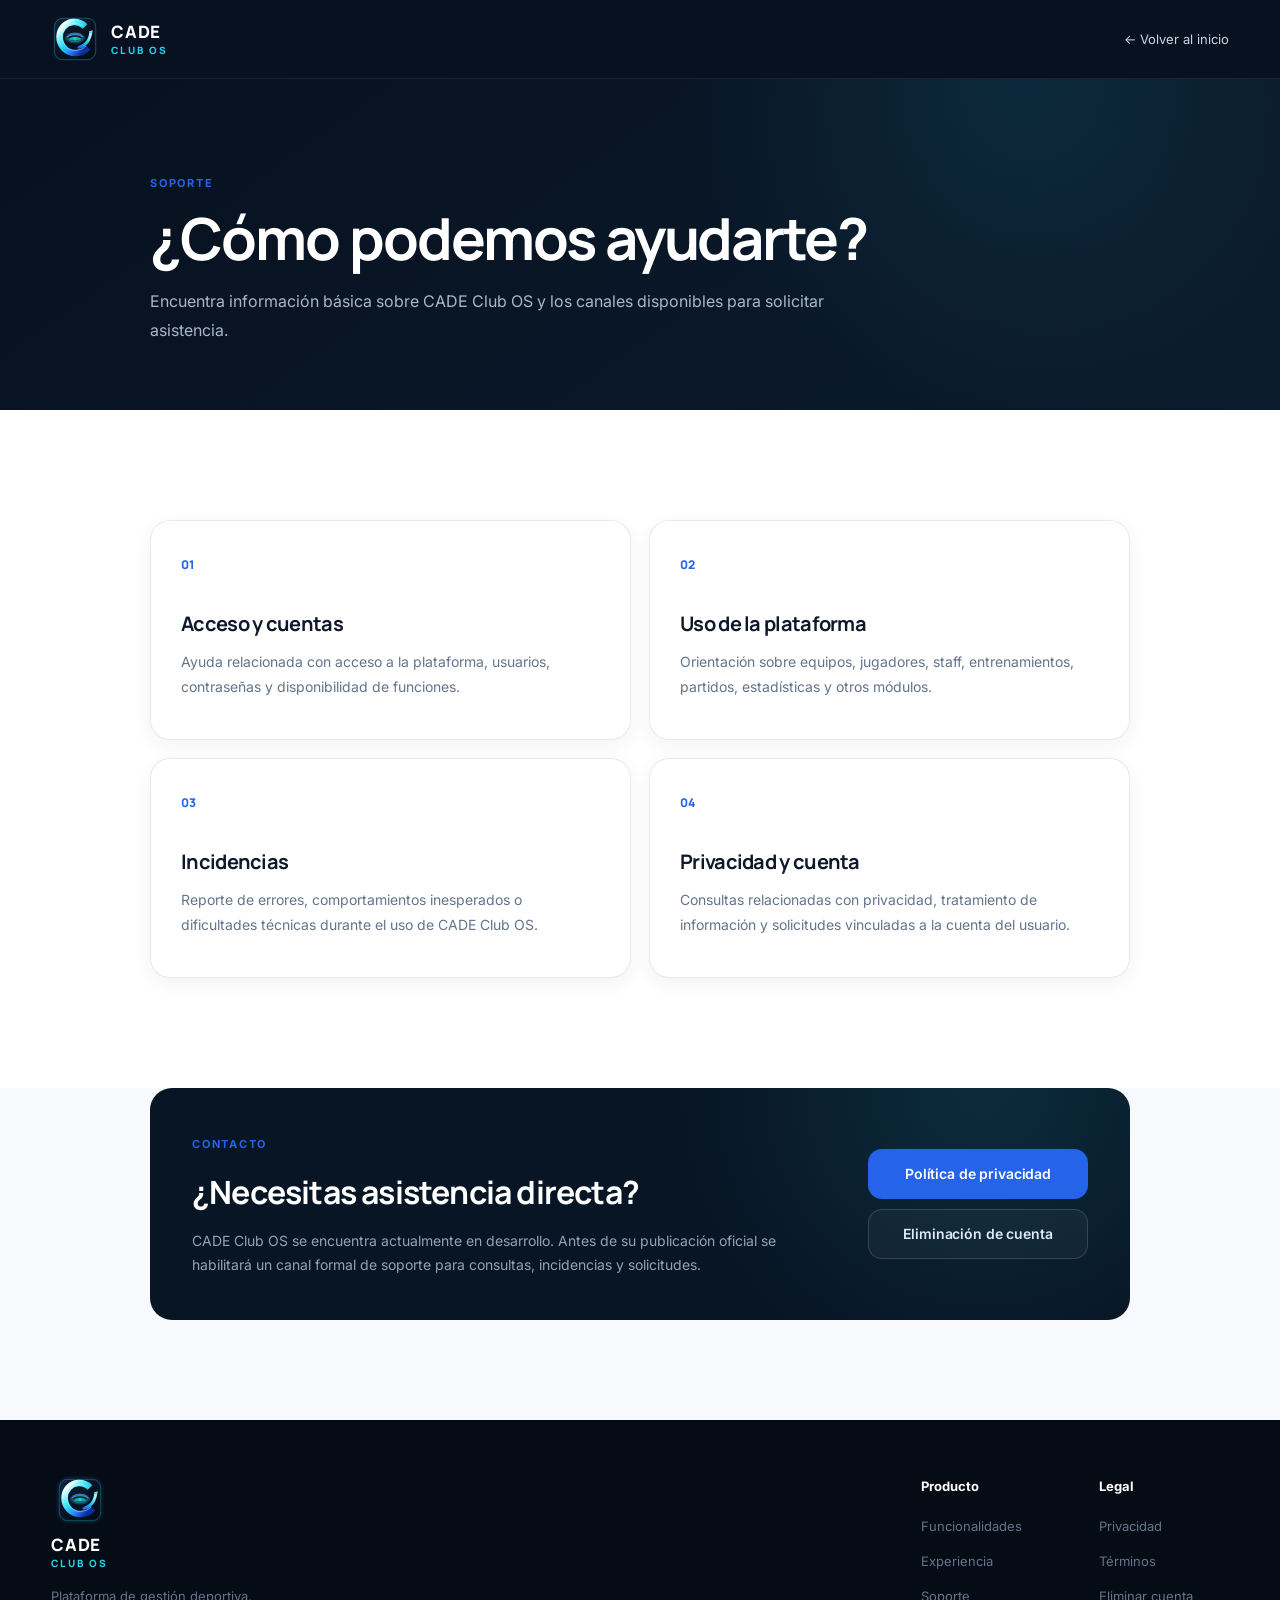
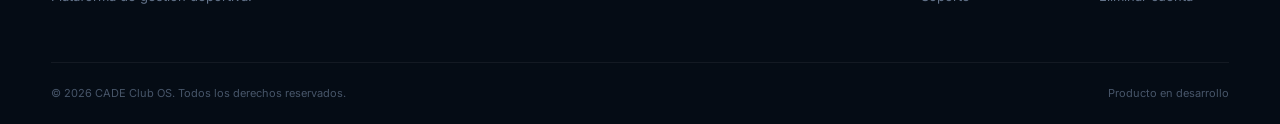
<file: support.html>
<!DOCTYPE html>
<html lang="es">

<head>
  <meta charset="UTF-8">
  <meta name="viewport" content="width=device-width, initial-scale=1.0">

  <title>Soporte | CADE Club OS</title>

  <meta
    name="description"
    content="Centro de soporte de CADE Club OS."
  >

  <meta name="theme-color" content="#07111F">

  <!-- CADE Club OS — Browser Identity -->
  <link
    rel="icon"
    type="image/webp"
    href="assets/images/cade-favicon-v2.svg"
  >

  <link
    rel="shortcut icon"
    type="image/webp"
    href="assets/images/cade-favicon-v2.svg"
  >

  <link
    rel="apple-touch-icon"
    href="assets/images/cade-favicon-v2.svg"
  >

  <meta name="application-name" content="CADE Club OS">
  <meta name="apple-mobile-web-app-title" content="CADE Club OS">

  <link rel="preconnect" href="https://fonts.googleapis.com">
  <link rel="preconnect" href="https://fonts.gstatic.com" crossorigin>

  <link
    href="https://fonts.googleapis.com/css2?family=Inter:wght@400;500;600;700&family=Manrope:wght@600;700;800&display=swap"
    rel="stylesheet"
  >

  <link rel="stylesheet" href="assets/css/styles.css">

  <!-- CADE — SEO & SOCIAL -->
  <meta name="robots" content="index, follow">
  <meta name="author" content="CADE Club OS">
  <meta name="format-detection" content="telephone=no">

  <meta property="og:type" content="website">
  <meta property="og:site_name" content="CADE Club OS">
  <meta property="og:title" content="Soporte | CADE Club OS">
  <meta property="og:description" content="Centro de soporte y asistencia para usuarios de CADE Club OS.">

  <meta name="twitter:card" content="summary">
  <meta name="twitter:title" content="Soporte | CADE Club OS">
  <meta name="twitter:description" content="Centro de soporte y asistencia para usuarios de CADE Club OS.">

  <link rel="canonical" href="https://felixmarin-byte.github.io/cade-club-os-website/support.html">
  <meta property="og:url" content="https://felixmarin-byte.github.io/cade-club-os-website/support.html">

</head>

<body>

<header class="legal-header">
  <div class="container legal-navbar">

    <a href="index.html" class="brand">
      <div class="brand-icon"><img src="assets/images/cade-symbol-v2.svg" alt=""></div>

      <div class="brand-text">
        <strong>CADE</strong>
        <span>Club OS</span>
      </div>
    </a>

    <a href="index.html" class="back-link">
      ← Volver al inicio
    </a>

  </div>
</header>

<main class="legal-page">

  <section class="legal-hero">

    <div class="container legal-container">

      <span class="eyebrow">
        SOPORTE
      </span>

      <h1>
        ¿Cómo podemos ayudarte?
      </h1>

      <p>
        Encuentra información básica sobre CADE Club OS
        y los canales disponibles para solicitar asistencia.
      </p>

    </div>

  </section>

  <section class="section light-section">

    <div class="container legal-container">

      <div class="support-grid">

        <article class="support-card">
          <span class="support-number">01</span>

          <h2>Acceso y cuentas</h2>

          <p>
            Ayuda relacionada con acceso a la plataforma,
            usuarios, contraseñas y disponibilidad de funciones.
          </p>
        </article>

        <article class="support-card">
          <span class="support-number">02</span>

          <h2>Uso de la plataforma</h2>

          <p>
            Orientación sobre equipos, jugadores, staff,
            entrenamientos, partidos, estadísticas y otros módulos.
          </p>
        </article>

        <article class="support-card">
          <span class="support-number">03</span>

          <h2>Incidencias</h2>

          <p>
            Reporte de errores, comportamientos inesperados
            o dificultades técnicas durante el uso de CADE Club OS.
          </p>
        </article>

        <article class="support-card">
          <span class="support-number">04</span>

          <h2>Privacidad y cuenta</h2>

          <p>
            Consultas relacionadas con privacidad,
            tratamiento de información y solicitudes
            vinculadas a la cuenta del usuario.
          </p>
        </article>

      </div>

    </div>

  </section>

  <section class="support-contact-section">

    <div class="container legal-container">

      <div class="support-contact-card">

        <div>

          <span class="eyebrow">
            CONTACTO
          </span>

          <h2>
            ¿Necesitas asistencia directa?
          </h2>

          <p>
            CADE Club OS se encuentra actualmente en desarrollo.
            Antes de su publicación oficial se habilitará un canal
            formal de soporte para consultas, incidencias y solicitudes.
          </p>

        </div>

        <div class="support-contact-actions">

          <a href="privacy.html" class="button secondary-dark">
            Política de privacidad
          </a>

          <a href="delete-account.html" class="button outline-dark">
            Eliminación de cuenta
          </a>

        </div>

      </div>

    </div>

  </section>

</main>

<footer class="footer">

  <div class="container footer-main">

    <div>

      <a href="index.html" class="brand footer-brand">

        <div class="brand-icon"><img src="assets/images/cade-symbol-v2.svg" alt=""></div>

        <div class="brand-text">
          <strong>CADE</strong>
          <span>Club OS</span>
        </div>

      </a>

      <p>
        Plataforma de gestión deportiva.
      </p>

    </div>

    <div class="footer-links">

      <div>
        <strong>Producto</strong>

        <a href="index.html#funciones">
          Funcionalidades
        </a>

        <a href="index.html#experiencia">
          Experiencia
        </a>

        <a href="support.html">
          Soporte
        </a>
      </div>

      <div>
        <strong>Legal</strong>

        <a href="privacy.html">
          Privacidad
        </a>

        <a href="terms.html">
          Términos
        </a>

        <a href="delete-account.html">
          Eliminar cuenta
        </a>
      </div>

    </div>

  </div>

  <div class="container footer-bottom">

    <span>
      © <span id="year"></span> CADE Club OS.
      Todos los derechos reservados.
    </span>

    <span>
      Producto en desarrollo
    </span>

  </div>

</footer>

<script src="assets/js/main.js"></script>

</body>
</html>
</file>
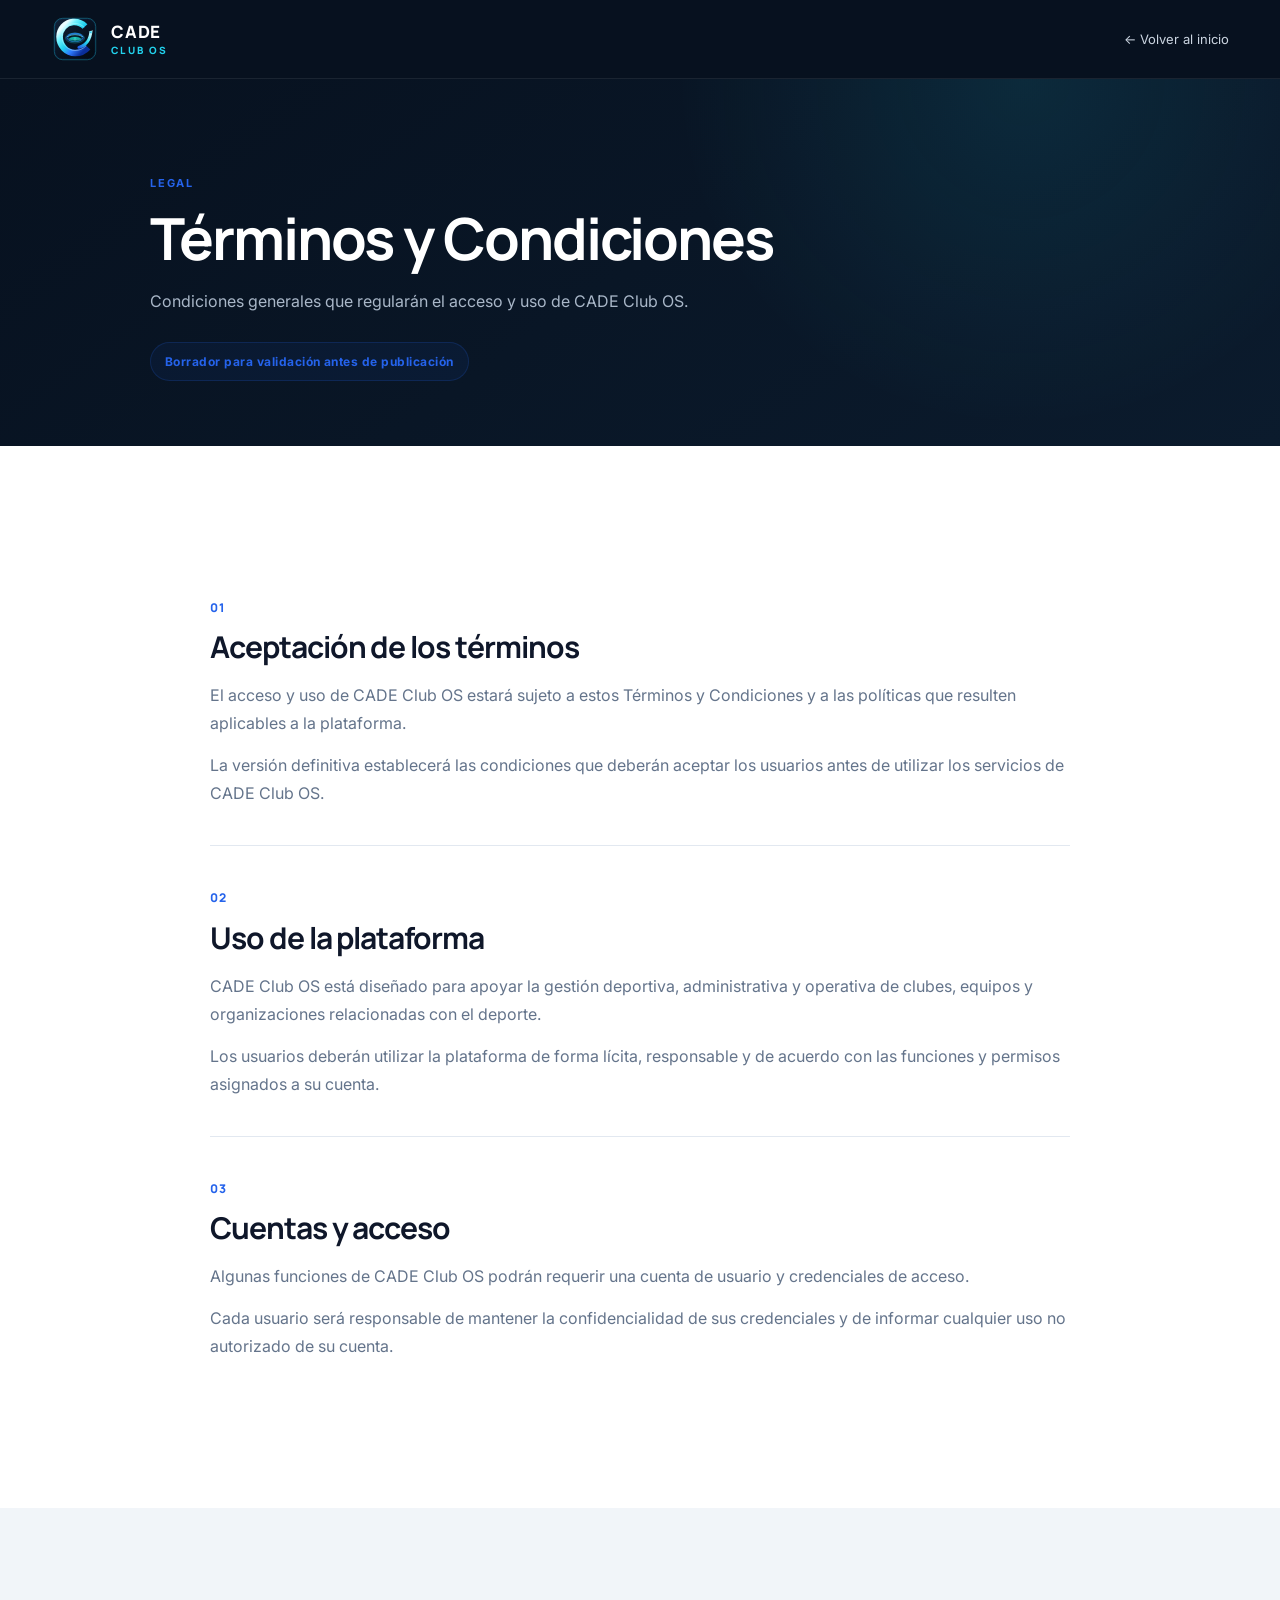
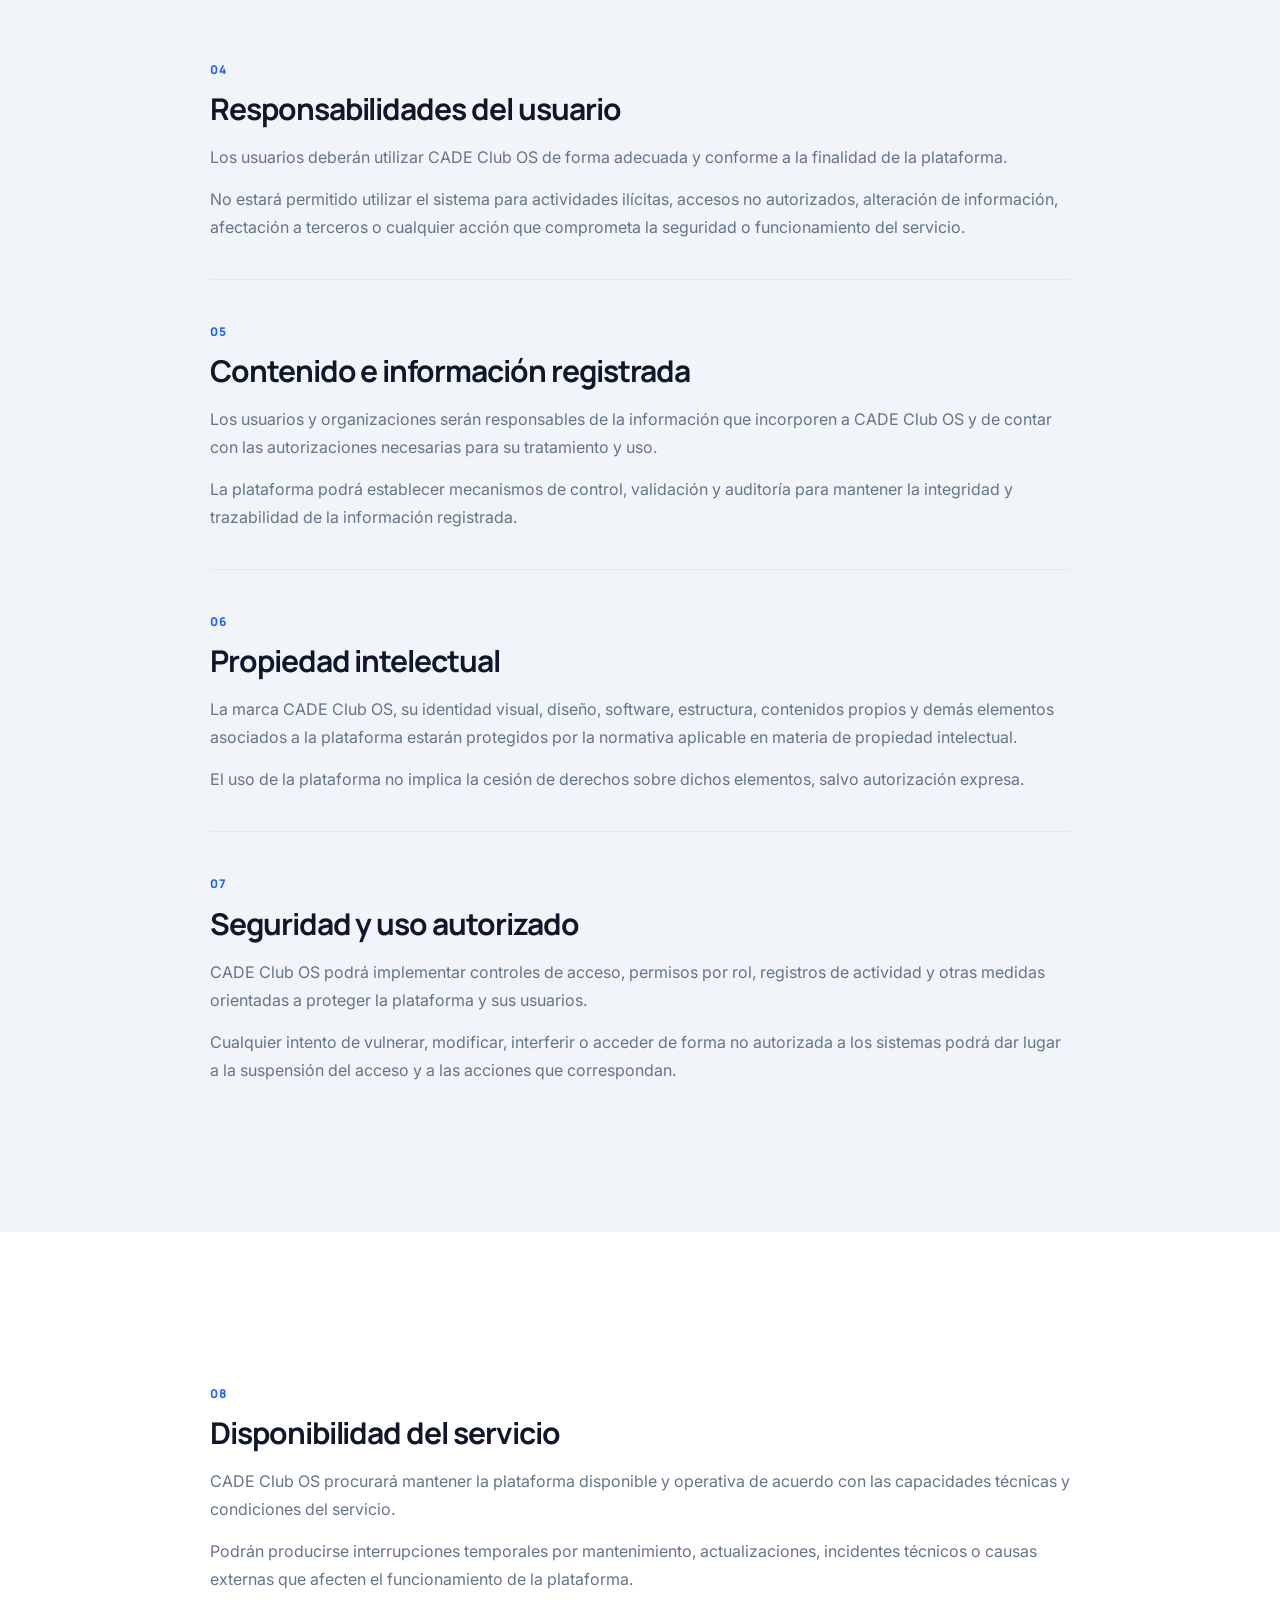
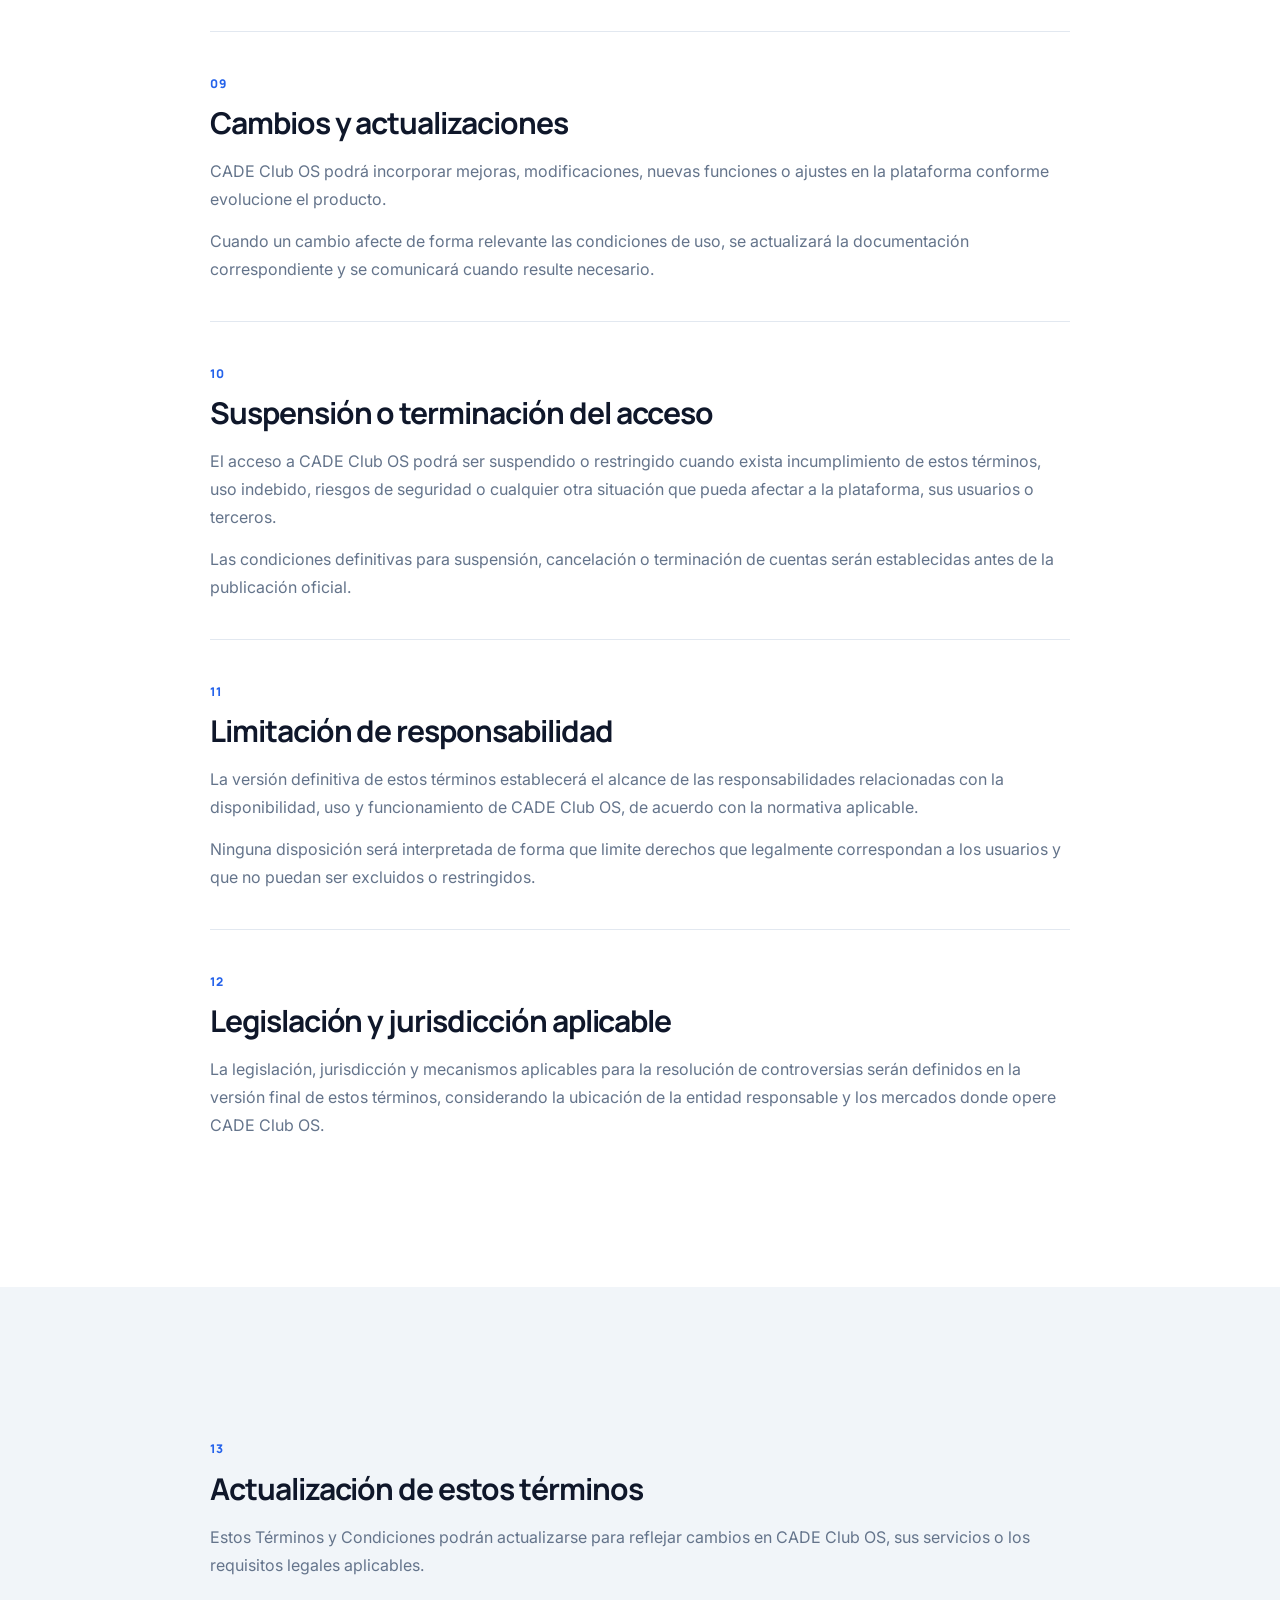
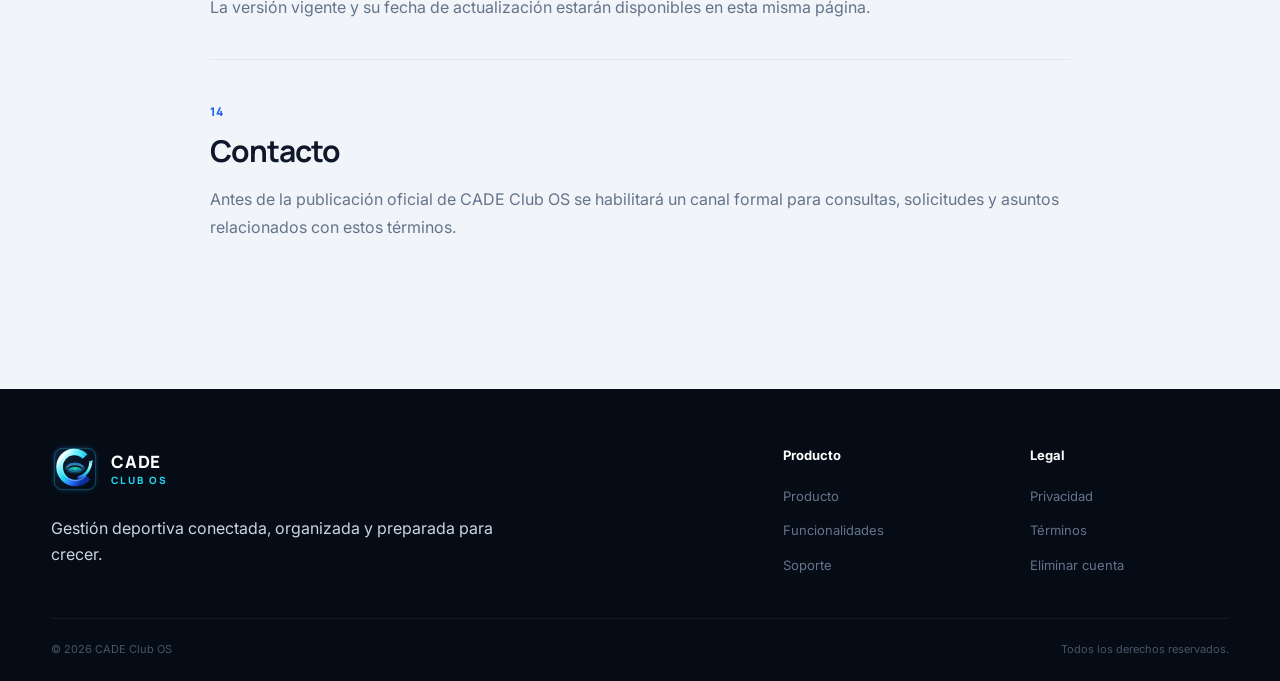
<file: terms.html>
<!DOCTYPE html>
<html lang="es">

<head>
  <meta charset="UTF-8">
  <meta name="viewport" content="width=device-width, initial-scale=1.0">

  <title>Términos y Condiciones | CADE Club OS</title>

  <meta
    name="description"
    content="Términos y condiciones de uso de CADE Club OS."
  >

  <meta name="theme-color" content="#07111F">

  <!-- CADE Club OS — Browser Identity -->
  <link
    rel="icon"
    type="image/webp"
    href="assets/images/cade-favicon-v2.svg"
  >

  <link
    rel="shortcut icon"
    type="image/webp"
    href="assets/images/cade-favicon-v2.svg"
  >

  <link
    rel="apple-touch-icon"
    href="assets/images/cade-favicon-v2.svg"
  >

  <meta name="application-name" content="CADE Club OS">
  <meta name="apple-mobile-web-app-title" content="CADE Club OS">

  <link rel="preconnect" href="https://fonts.googleapis.com">
  <link rel="preconnect" href="https://fonts.gstatic.com" crossorigin>

  <link
    href="https://fonts.googleapis.com/css2?family=Inter:wght@400;500;600;700&family=Manrope:wght@600;700;800&display=swap"
    rel="stylesheet"
  >

  <link rel="stylesheet" href="assets/css/styles.css">

  <!-- CADE — SEO & SOCIAL -->
  <meta name="robots" content="index, follow">
  <meta name="author" content="CADE Club OS">
  <meta name="format-detection" content="telephone=no">

  <meta property="og:type" content="website">
  <meta property="og:site_name" content="CADE Club OS">
  <meta property="og:title" content="Términos y Condiciones | CADE Club OS">
  <meta property="og:description" content="Términos y condiciones generales para el acceso y uso de CADE Club OS.">

  <meta name="twitter:card" content="summary">
  <meta name="twitter:title" content="Términos y Condiciones | CADE Club OS">
  <meta name="twitter:description" content="Términos y condiciones generales para el acceso y uso de CADE Club OS.">

  <link rel="canonical" href="https://felixmarin-byte.github.io/cade-club-os-website/terms.html">
  <meta property="og:url" content="https://felixmarin-byte.github.io/cade-club-os-website/terms.html">

</head>

<body>

<header class="legal-header">

  <div class="container legal-navbar">

    <a href="index.html" class="brand">

      <div class="brand-icon">
        <img src="assets/images/cade-symbol-v2.svg" alt="CADE Club OS">
      </div>

      <div class="brand-text">
        <strong>CADE</strong>
        <span>Club OS</span>
      </div>

    </a>

    <a href="index.html" class="back-link">
      ← Volver al inicio
    </a>

  </div>

</header>

<main class="legal-page">

  <section class="legal-hero">

    <div class="container legal-container">

      <span class="eyebrow">
        LEGAL
      </span>

      <h1>
        Términos y Condiciones
      </h1>

      <p>
        Condiciones generales que regularán el acceso
        y uso de CADE Club OS.
      </p>

      <div class="legal-status">
        Borrador para validación antes de publicación
      </div>

    </div>

  </section>

  <section class="section light-section">

    <div class="container legal-container legal-content">

      <article class="legal-section">

        <span class="legal-number">01</span>

        <h2>Aceptación de los términos</h2>

        <p>
          El acceso y uso de CADE Club OS estará sujeto
          a estos Términos y Condiciones y a las políticas
          que resulten aplicables a la plataforma.
        </p>

        <p>
          La versión definitiva establecerá las condiciones
          que deberán aceptar los usuarios antes de utilizar
          los servicios de CADE Club OS.
        </p>

      </article>

      <article class="legal-section">

        <span class="legal-number">02</span>

        <h2>Uso de la plataforma</h2>

        <p>
          CADE Club OS está diseñado para apoyar la gestión
          deportiva, administrativa y operativa de clubes,
          equipos y organizaciones relacionadas con el deporte.
        </p>

        <p>
          Los usuarios deberán utilizar la plataforma de forma
          lícita, responsable y de acuerdo con las funciones
          y permisos asignados a su cuenta.
        </p>

      </article>

      <article class="legal-section">

        <span class="legal-number">03</span>

        <h2>Cuentas y acceso</h2>

        <p>
          Algunas funciones de CADE Club OS podrán requerir
          una cuenta de usuario y credenciales de acceso.
        </p>

        <p>
          Cada usuario será responsable de mantener la
          confidencialidad de sus credenciales y de informar
          cualquier uso no autorizado de su cuenta.
        </p>

      </article>

    </div>

  </section>

  <section class="section soft-section">

    <div class="container legal-container legal-content">

      <article class="legal-section">

        <span class="legal-number">04</span>

        <h2>Responsabilidades del usuario</h2>

        <p>
          Los usuarios deberán utilizar CADE Club OS de forma
          adecuada y conforme a la finalidad de la plataforma.
        </p>

        <p>
          No estará permitido utilizar el sistema para actividades
          ilícitas, accesos no autorizados, alteración de información,
          afectación a terceros o cualquier acción que comprometa
          la seguridad o funcionamiento del servicio.
        </p>

      </article>

      <article class="legal-section">

        <span class="legal-number">05</span>

        <h2>Contenido e información registrada</h2>

        <p>
          Los usuarios y organizaciones serán responsables de la
          información que incorporen a CADE Club OS y de contar con
          las autorizaciones necesarias para su tratamiento y uso.
        </p>

        <p>
          La plataforma podrá establecer mecanismos de control,
          validación y auditoría para mantener la integridad
          y trazabilidad de la información registrada.
        </p>

      </article>

      <article class="legal-section">

        <span class="legal-number">06</span>

        <h2>Propiedad intelectual</h2>

        <p>
          La marca CADE Club OS, su identidad visual, diseño,
          software, estructura, contenidos propios y demás
          elementos asociados a la plataforma estarán protegidos
          por la normativa aplicable en materia de propiedad intelectual.
        </p>

        <p>
          El uso de la plataforma no implica la cesión de derechos
          sobre dichos elementos, salvo autorización expresa.
        </p>

      </article>

      <article class="legal-section">

        <span class="legal-number">07</span>

        <h2>Seguridad y uso autorizado</h2>

        <p>
          CADE Club OS podrá implementar controles de acceso,
          permisos por rol, registros de actividad y otras medidas
          orientadas a proteger la plataforma y sus usuarios.
        </p>

        <p>
          Cualquier intento de vulnerar, modificar, interferir
          o acceder de forma no autorizada a los sistemas
          podrá dar lugar a la suspensión del acceso y a las
          acciones que correspondan.
        </p>

      </article>

    </div>

  </section>

  <section class="section light-section">

    <div class="container legal-container legal-content">

      <article class="legal-section">

        <span class="legal-number">08</span>

        <h2>Disponibilidad del servicio</h2>

        <p>
          CADE Club OS procurará mantener la plataforma disponible
          y operativa de acuerdo con las capacidades técnicas
          y condiciones del servicio.
        </p>

        <p>
          Podrán producirse interrupciones temporales por mantenimiento,
          actualizaciones, incidentes técnicos o causas externas
          que afecten el funcionamiento de la plataforma.
        </p>

      </article>

      <article class="legal-section">

        <span class="legal-number">09</span>

        <h2>Cambios y actualizaciones</h2>

        <p>
          CADE Club OS podrá incorporar mejoras, modificaciones,
          nuevas funciones o ajustes en la plataforma conforme
          evolucione el producto.
        </p>

        <p>
          Cuando un cambio afecte de forma relevante las condiciones
          de uso, se actualizará la documentación correspondiente
          y se comunicará cuando resulte necesario.
        </p>

      </article>

      <article class="legal-section">

        <span class="legal-number">10</span>

        <h2>Suspensión o terminación del acceso</h2>

        <p>
          El acceso a CADE Club OS podrá ser suspendido o restringido
          cuando exista incumplimiento de estos términos, uso indebido,
          riesgos de seguridad o cualquier otra situación que pueda
          afectar a la plataforma, sus usuarios o terceros.
        </p>

        <p>
          Las condiciones definitivas para suspensión, cancelación
          o terminación de cuentas serán establecidas antes
          de la publicación oficial.
        </p>

      </article>

      <article class="legal-section">

        <span class="legal-number">11</span>

        <h2>Limitación de responsabilidad</h2>

        <p>
          La versión definitiva de estos términos establecerá
          el alcance de las responsabilidades relacionadas con
          la disponibilidad, uso y funcionamiento de CADE Club OS,
          de acuerdo con la normativa aplicable.
        </p>

        <p>
          Ninguna disposición será interpretada de forma que limite
          derechos que legalmente correspondan a los usuarios
          y que no puedan ser excluidos o restringidos.
        </p>

      </article>

      <article class="legal-section">

        <span class="legal-number">12</span>

        <h2>Legislación y jurisdicción aplicable</h2>

        <p>
          La legislación, jurisdicción y mecanismos aplicables
          para la resolución de controversias serán definidos
          en la versión final de estos términos, considerando
          la ubicación de la entidad responsable y los mercados
          donde opere CADE Club OS.
        </p>

      </article>

    </div>

  </section>

  <section class="section soft-section">

    <div class="container legal-container legal-content">

      <article class="legal-section">

        <span class="legal-number">13</span>

        <h2>Actualización de estos términos</h2>

        <p>
          Estos Términos y Condiciones podrán actualizarse
          para reflejar cambios en CADE Club OS, sus servicios
          o los requisitos legales aplicables.
        </p>

        <p>
          La versión vigente y su fecha de actualización
          estarán disponibles en esta misma página.
        </p>

      </article>

      <article class="legal-section">

        <span class="legal-number">14</span>

        <h2>Contacto</h2>

        <p>
          Antes de la publicación oficial de CADE Club OS
          se habilitará un canal formal para consultas,
          solicitudes y asuntos relacionados con estos términos.
        </p>

      </article>

    </div>

  </section>

</main>

<footer class="footer">

  <div class="container footer-inner">

    <div class="footer-brand">

      <a href="index.html" class="footer-brand-link">

        <div class="brand-icon">
          <img src="assets/images/cade-symbol-v2.svg" alt="CADE Club OS">
        </div>

        <div class="brand-text">
          <strong>CADE</strong>
          <span>Club OS</span>
        </div>

      </a>

      <p>
        Gestión deportiva conectada, organizada y preparada para crecer.
      </p>

    </div>

    <div class="footer-links">

      <div>
        <strong>Producto</strong>
        <a href="index.html#producto">Producto</a>
        <a href="index.html#funcionalidades">Funcionalidades</a>
        <a href="support.html">Soporte</a>
      </div>

      <div>
        <strong>Legal</strong>
        <a href="privacy.html">Privacidad</a>
        <a href="terms.html">Términos</a>
        <a href="delete-account.html">Eliminar cuenta</a>
      </div>

    </div>

  </div>

  <div class="container footer-bottom">
    <span>© <span id="year"></span> CADE Club OS</span>
    <span>Todos los derechos reservados.</span>
  </div>

</footer>

<script src="assets/js/main.js"></script>

</body>
</html>
</file>
<file: assets/css/styles.css>
:root {
  --navy: #07111f;
  --navy-2: #0b1728;
  --navy-3: #101f33;

  --blue: #2563eb;
  --blue-light: #3b82f6;
  --cyan: #22d3ee;

  --white: #ffffff;

  --bg: #f7f9fc;
  --bg-soft: #eef3f8;

  --text: #0f172a;
  --muted: #64748b;

  --border: #e2e8f0;

  --container: 1180px;
  --radius: 20px;
}

* {
  box-sizing: border-box;
  margin: 0;
  padding: 0;
}

html {
  scroll-behavior: smooth;
}

body {
  font-family: Inter, sans-serif;
  background: var(--bg);
  color: var(--text);
  line-height: 1.6;
}

a {
  color: inherit;
  text-decoration: none;
}

.container {
  width: min(92%, var(--container));
  margin: 0 auto;
}

.header {
  position: absolute;
  top: 0;
  left: 0;
  width: 100%;
  z-index: 20;
}

.navbar {
  height: 86px;
  display: flex;
  align-items: center;
  justify-content: space-between;
}

.brand {
  display: flex;
  align-items: center;
  gap: 12px;
}

.brand-icon {
  width: 42px;
  height: 42px;
  display: grid;
  place-items: center;
  border-radius: 12px;
  font-family: Manrope, sans-serif;
  font-size: 22px;
  font-weight: 800;
  color: white;
  background: linear-gradient(135deg, var(--blue), var(--cyan));
  box-shadow: 0 0 32px rgba(34, 211, 238, .22);
}

.brand-text {
  display: flex;
  flex-direction: column;
  line-height: 1.05;
}

.brand-text strong {
  font-family: Manrope, sans-serif;
  letter-spacing: .08em;
}

.brand-text span {
  margin-top: 4px;
  font-size: 11px;
  letter-spacing: .18em;
  text-transform: uppercase;
  opacity: .6;
}

.header .brand {
  color: white;
}

.nav {
  display: flex;
  align-items: center;
  gap: 32px;
  color: #cbd5e1;
  font-size: 14px;
}

.nav a {
  transition: color .2s ease;
}

.nav a:hover {
  color: white;
}

.nav-button {
  padding: 11px 18px;
  border: 1px solid rgba(255,255,255,.15);
  border-radius: 999px;
  color: white;
  background: rgba(255,255,255,.05);
  backdrop-filter: blur(10px);
  font-size: 14px;
}

.hero {
  position: relative;
  min-height: 780px;
  display: flex;
  align-items: center;
  overflow: hidden;
  padding-top: 100px;
  color: white;
  background:
    radial-gradient(
      circle at 80% 40%,
      rgba(37,99,235,.13),
      transparent 36%
    ),
    linear-gradient(
      145deg,
      #06101d 0%,
      #091829 55%,
      #07111f 100%
    );
}

.hero::before {
  content: "";
  position: absolute;
  inset: 0;
  opacity: .09;
  background-image:
    linear-gradient(
      rgba(255,255,255,.06) 1px,
      transparent 1px
    ),
    linear-gradient(
      90deg,
      rgba(255,255,255,.06) 1px,
      transparent 1px
    );
  background-size: 70px 70px;
}

.hero-glow {
  position: absolute;
  border-radius: 50%;
  filter: blur(90px);
  opacity: .25;
}

.glow-one {
  width: 400px;
  height: 400px;
  right: 10%;
  top: 15%;
  background: var(--blue);
}

.glow-two {
  width: 260px;
  height: 260px;
  left: 5%;
  bottom: 5%;
  background: var(--cyan);
}

.hero-grid {
  position: relative;
  z-index: 2;
  display: grid;
  grid-template-columns: 1fr 1.08fr;
  gap: 70px;
  align-items: center;
}

.badge {
  width: fit-content;
  display: flex;
  align-items: center;
  gap: 9px;
  margin-bottom: 26px;
  padding: 8px 13px;
  border: 1px solid rgba(255,255,255,.12);
  border-radius: 999px;
  background: rgba(255,255,255,.05);
  color: #cbd5e1;
  font-size: 12px;
  letter-spacing: .04em;
}

.badge span {
  width: 7px;
  height: 7px;
  border-radius: 50%;
  background: var(--cyan);
  box-shadow: 0 0 12px var(--cyan);
}

.hero h1 {
  max-width: 650px;
  font-family: Manrope, sans-serif;
  font-size: clamp(44px, 5vw, 72px);
  line-height: 1.04;
  letter-spacing: -.045em;
}

.hero h1 span {
  display: block;
  color: #7dd3fc;
}

.hero-copy > p {
  max-width: 610px;
  margin-top: 27px;
  color: #a9b7c8;
  font-size: 17px;
  line-height: 1.8;
}

.hero-actions {
  display: flex;
  gap: 14px;
  margin-top: 34px;
}

.button {
  min-height: 50px;
  display: inline-flex;
  align-items: center;
  justify-content: center;
  gap: 12px;
  padding: 0 22px;
  border-radius: 12px;
  font-size: 14px;
  font-weight: 600;
  transition: .25s ease;
}

.button.primary {
  color: white;
  background: linear-gradient(135deg, var(--blue), #3178ff);
  box-shadow: 0 14px 40px rgba(37,99,235,.32);
}

.button.primary:hover {
  transform: translateY(-2px);
}

.button.secondary {
  color: #dbeafe;
  border: 1px solid rgba(255,255,255,.12);
  background: rgba(255,255,255,.04);
}

.hero-tags {
  display: flex;
  flex-wrap: wrap;
  gap: 10px;
  margin-top: 28px;
}

.hero-tags span {
  padding-right: 12px;
  border-right: 1px solid rgba(255,255,255,.15);
  color: #94a3b8;
  font-size: 12px;
}

.product-preview {
  position: relative;
}

.preview-window {
  overflow: hidden;
  border: 1px solid rgba(255,255,255,.12);
  border-radius: 22px;
  background: #0f1928;
  box-shadow: 0 40px 100px rgba(0,0,0,.45);
}

.preview-topbar {
  height: 42px;
  display: flex;
  align-items: center;
  border-bottom: 1px solid rgba(255,255,255,.06);
  color: #64748b;
  font-size: 10px;
}

.window-controls {
  display: flex;
  gap: 6px;
  margin-left: 15px;
  margin-right: 20px;
}

.window-controls i {
  width: 7px;
  height: 7px;
  border-radius: 50%;
  background: #334155;
}

.preview-app {
  display: flex;
  min-height: 390px;
  background: #f6f8fb;
}

.preview-sidebar {
  width: 65px;
  padding: 18px 14px;
  background: #0d1b2b;
}

.preview-logo {
  width: 30px;
  height: 30px;
  display: grid;
  place-items: center;
  margin-bottom: 28px;
  border-radius: 8px;
  color: white;
  font-weight: 800;
  background: linear-gradient(135deg, var(--blue), var(--cyan));
}

.preview-nav {
  display: block;
  width: 32px;
  height: 7px;
  margin: 15px 0;
  border-radius: 5px;
  background: #26384b;
}

.preview-nav.active {
  background: #3b82f6;
}

.preview-content {
  flex: 1;
  padding: 24px;
  color: var(--text);
}

.preview-header {
  display: flex;
  align-items: center;
  justify-content: space-between;
}

.preview-header small {
  display: block;
  color: #94a3b8;
  font-size: 8px;
}

.preview-header strong {
  display: block;
  margin-top: 2px;
  font-size: 16px;
}

.preview-avatar {
  width: 27px;
  height: 27px;
  border-radius: 50%;
  background: #dbeafe;
}

.metrics {
  display: grid;
  grid-template-columns: repeat(3, 1fr);
  gap: 10px;
  margin-top: 24px;
}

.metrics article {
  padding: 15px;
  border: 1px solid #e6eaf0;
  border-radius: 12px;
  background: white;
}

.metrics small,
.metrics span {
  display: block;
  color: #94a3b8;
  font-size: 7px;
}

.metrics strong {
  display: block;
  margin: 4px 0;
  font-size: 20px;
}

.preview-panels {
  display: grid;
  grid-template-columns: 1.4fr 1fr;
  gap: 12px;
  margin-top: 13px;
}

.preview-panels article {
  min-height: 170px;
  padding: 15px;
  border: 1px solid #e6eaf0;
  border-radius: 12px;
  background: white;
}

.panel-title {
  font-size: 9px;
  font-weight: 600;
}

.chart-bars {
  height: 110px;
  display: flex;
  align-items: end;
  gap: 7px;
  margin-top: 14px;
}

.chart-bars i {
  flex: 1;
  border-radius: 4px 4px 0 0;
  background: linear-gradient(to top, #2563eb, #22d3ee);
}

.activity-line {
  display: flex;
  align-items: center;
  gap: 8px;
  margin-top: 20px;
}

.activity-line span {
  width: 19px;
  height: 19px;
  border-radius: 5px;
  background: #dbeafe;
}

.activity-line div {
  flex: 1;
  height: 7px;
  border-radius: 5px;
  background: #e5e7eb;
}

.floating-card {
  position: absolute;
  display: flex;
  align-items: center;
  gap: 11px;
  padding: 12px 15px;
  border: 1px solid rgba(255,255,255,.15);
  border-radius: 13px;
  background: rgba(10,24,40,.88);
  backdrop-filter: blur(14px);
  box-shadow: 0 15px 45px rgba(0,0,0,.35);
}

.floating-card small {
  display: block;
  color: #64748b;
  font-size: 8px;
}

.floating-card strong {
  display: block;
  font-size: 10px;
}

.floating-check {
  width: 27px;
  height: 27px;
  display: grid;
  place-items: center;
  border-radius: 8px;
  color: #67e8f9;
  background: rgba(34,211,238,.12);
}

.floating-one {
  left: -35px;
  bottom: 48px;
}

.floating-two {
  right: -30px;
  top: 70px;
}

.section {
  padding: 110px 0;
}

.light-section {
  background: white;
}

.soft-section {
  background: #f6f8fb;
}

.section-heading {
  max-width: 620px;
}

.section-heading.center {
  margin: 0 auto;
  text-align: center;
}

.eyebrow {
  display: inline-block;
  margin-bottom: 14px;
  color: var(--blue);
  font-size: 11px;
  font-weight: 700;
  letter-spacing: .16em;
}

.section-heading h2 {
  font-family: Manrope, sans-serif;
  font-size: clamp(35px, 4vw, 50px);
  line-height: 1.13;
  letter-spacing: -.035em;
}

.section-heading p {
  margin-top: 20px;
  color: var(--muted);
  font-size: 16px;
  line-height: 1.8;
}

.module-grid {
  display: grid;
  grid-template-columns: repeat(4, 1fr);
  gap: 12px;
  margin-top: 55px;
}

.module-grid span {
  padding: 18px;
  border: 1px solid var(--border);
  border-radius: 12px;
  background: white;
  text-align: center;
  font-size: 13px;
  font-weight: 600;
  transition: .25s ease;
}

.module-grid span:hover {
  transform: translateY(-2px);
  border-color: #cbd5e1;
  box-shadow: 0 10px 25px rgba(15,23,42,.06);
}

.features {
  display: grid;
  grid-template-columns: repeat(3, 1fr);
  gap: 17px;
  margin-top: 55px;
}

.feature {
  min-height: 245px;
  padding: 30px;
  border: 1px solid var(--border);
  border-radius: var(--radius);
  background: white;
  box-shadow: 0 10px 30px rgba(15,23,42,.04);
  transition: .25s ease;
}

.feature:hover {
  transform: translateY(-3px);
  box-shadow: 0 18px 45px rgba(15,23,42,.08);
}

.feature-number {
  margin-bottom: 40px;
  color: var(--blue);
  font-family: Manrope, sans-serif;
  font-size: 12px;
  font-weight: 800;
}

.feature h3 {
  margin-bottom: 10px;
  font-family: Manrope, sans-serif;
  font-size: 19px;
}

.feature p {
  color: var(--muted);
  font-size: 14px;
}

.responsive-section {
  overflow: hidden;
  color: white;
  background: linear-gradient(
    145deg,
    #07111f,
    #0c1d31
  );
}

.responsive-grid {
  display: grid;
  grid-template-columns: .8fr 1.2fr;
  gap: 90px;
  align-items: center;
}

.dark-heading .eyebrow {
  color: #67e8f9;
}

.dark-heading p {
  color: #94a3b8;
}

.device-list {
  margin-top: 25px;
  list-style: none;
}

.device-list li {
  margin: 10px 0;
  color: #cbd5e1;
  font-size: 14px;
}

.device-list li::before {
  content: "✓";
  margin-right: 10px;
  color: #22d3ee;
}

.devices {
  position: relative;
  min-height: 430px;
}

.device {
  position: absolute;
  border: 1px solid rgba(255,255,255,.15);
  background: #111827;
  box-shadow: 0 30px 70px rgba(0,0,0,.4);
}

.device .screen {
  position: absolute;
  inset: 6px;
  overflow: hidden;
  border-radius: inherit;
  background: #f8fafc;
}

.laptop {
  width: 440px;
  height: 280px;
  left: 0;
  top: 40px;
  border-radius: 14px;
}

.tablet {
  width: 185px;
  height: 245px;
  right: 40px;
  top: 120px;
  border-radius: 16px;
}

.phone {
  width: 115px;
  height: 225px;
  right: 0;
  top: 40px;
  border-radius: 22px;
}

.screen-top {
  height: 30px;
  background: #0f2537;
}

.screen-cards {
  display: flex;
  gap: 7px;
  padding: 13px;
}

.screen-cards span {
  flex: 1;
  height: 55px;
  border-radius: 7px;
  background: #e2e8f0;
}

.screen-chart {
  height: 120px;
  margin: 0 13px;
  border-radius: 8px;
  background: linear-gradient(
    180deg,
    #dbeafe,
    #f8fafc
  );
}

.tablet-block {
  height: 70px;
  margin: 13px;
  border-radius: 8px;
  background: #e2e8f0;
}

.tablet-block.small {
  height: 50px;
}

.phone-notch {
  width: 35px;
  height: 5px;
  margin: 8px auto 20px;
  border-radius: 10px;
  background: #cbd5e1;
}

.phone-title {
  width: 55px;
  height: 7px;
  margin: 0 10px 15px;
  border-radius: 5px;
  background: #94a3b8;
}

.phone-card {
  height: 55px;
  margin: 8px;
  border-radius: 8px;
  background: #e2e8f0;
}

.phone-nav {
  position: absolute;
  left: 8px;
  right: 8px;
  bottom: 8px;
  height: 27px;
  display: flex;
  align-items: center;
  justify-content: space-around;
  border-radius: 8px;
  background: #0f2537;
}

.phone-nav i {
  width: 6px;
  height: 6px;
  border-radius: 50%;
  background: #64748b;
}

.final-section {
  background: #f6f8fb;
}

.final-card {
  min-height: 300px;
  display: flex;
  align-items: center;
  justify-content: space-between;
  gap: 50px;
  padding: 55px;
  border-radius: 26px;
  color: white;
  background:
    radial-gradient(
      circle at 80% 0%,
      rgba(34,211,238,.15),
      transparent 40%
    ),
    #081524;
}

.final-card h2 {
  max-width: 650px;
  margin-bottom: 12px;
  font-family: Manrope, sans-serif;
  font-size: clamp(32px, 4vw, 48px);
  line-height: 1.12;
  letter-spacing: -.03em;
}

.final-card p {
  max-width: 600px;
  color: #94a3b8;
}

.button.white {
  background: white;
  color: var(--navy);
}

.footer {
  padding-top: 70px;
  color: #cbd5e1;
  background: #050c15;
}

.footer-main {
  display: flex;
  justify-content: space-between;
  padding-bottom: 55px;
}

.footer-brand {
  color: white;
}

.footer-main p {
  margin-top: 18px;
  color: #64748b;
  font-size: 13px;
}

.footer-links {
  display: flex;
  gap: 90px;
}

.footer-links div {
  display: flex;
  flex-direction: column;
  gap: 10px;
}

.footer-links strong {
  margin-bottom: 5px;
  color: white;
  font-size: 13px;
}

.footer-links a {
  color: #64748b;
  font-size: 13px;
}

.footer-links a:hover {
  color: white;
}

.footer-bottom {
  display: flex;
  justify-content: space-between;
  padding: 20px 0;
  border-top: 1px solid rgba(255,255,255,.06);
  color: #475569;
  font-size: 11px;
}

@media (max-width: 950px) {

  .nav {
    display: none;
  }

  .hero {
    padding-top: 150px;
    padding-bottom: 90px;
  }

  .hero-grid {
    grid-template-columns: 1fr;
    gap: 75px;
  }

  .hero-copy {
    text-align: center;
  }

  .hero-copy .badge {
    margin-left: auto;
    margin-right: auto;
  }

  .hero-copy > p {
    margin-left: auto;
    margin-right: auto;
  }

  .hero-actions,
  .hero-tags {
    justify-content: center;
  }

  .product-preview {
    width: 100%;
    max-width: 700px;
    margin: 0 auto;
  }

  .module-grid {
    grid-template-columns: repeat(2, 1fr);
  }

  .features {
    grid-template-columns: repeat(2, 1fr);
  }

  .responsive-grid {
    grid-template-columns: 1fr;
    gap: 60px;
  }

  .devices {
    width: 100%;
    max-width: 650px;
    margin: 0 auto;
  }
}

@media (max-width: 650px) {

  .navbar {
    height: 76px;
  }

  .nav-button {
    display: none;
  }

  .hero {
    min-height: auto;
    padding-top: 125px;
    padding-bottom: 75px;
  }

  .hero h1 {
    font-size: 44px;
  }

  .hero-copy > p {
    font-size: 15px;
  }

  .hero-actions {
    flex-direction: column;
  }

  .button {
    width: 100%;
  }

  .hero-tags span {
    border-right: 0;
  }

  .preview-app {
    min-height: 330px;
  }

  .preview-sidebar {
    width: 48px;
    padding: 14px 8px;
  }

  .preview-content {
    padding: 14px;
  }

  .metrics {
    grid-template-columns: repeat(2, 1fr);
  }

  .metrics article:last-child {
    display: none;
  }

  .preview-panels {
    grid-template-columns: 1fr;
  }

  .activity-panel {
    display: none;
  }

  .floating-card {
    display: none;
  }

  .section {
    padding: 80px 0;
  }

  .section-heading h2 {
    font-size: 35px;
  }

  .module-grid {
    grid-template-columns: 1fr 1fr;
  }

  .module-grid span {
    padding: 14px 8px;
    font-size: 11px;
  }

  .features {
    grid-template-columns: 1fr;
  }

  .feature {
    min-height: auto;
  }

  .feature-number {
    margin-bottom: 25px;
  }

  .devices {
    min-height: 350px;
    transform: scale(.8);
    transform-origin: top center;
  }

  .laptop {
    left: -40px;
  }

  .tablet {
    right: -25px;
  }

  .phone {
    right: -45px;
  }

  .final-card {
    flex-direction: column;
    align-items: flex-start;
    padding: 38px 28px;
  }

  .footer-main {
    flex-direction: column;
    gap: 45px;
  }

  .footer-links {
    gap: 55px;
  }

  .footer-bottom {
    flex-direction: column;
    gap: 8px;
  }
}

.legal-header {
  background: #07111f;
  border-bottom: 1px solid rgba(255,255,255,.08);
}

.legal-navbar {
  min-height: 78px;
  display: flex;
  align-items: center;
  justify-content: space-between;
}

.legal-navbar .brand {
  color: white;
}

.back-link {
  color: #cbd5e1;
  font-size: 13px;
  transition: .2s ease;
}

.back-link:hover {
  color: white;
}

.legal-page {
  background: #f7f9fc;
}

.legal-hero {
  padding: 90px 0 65px;
  color: white;
  background:
    radial-gradient(
      circle at 80% 0%,
      rgba(34,211,238,.10),
      transparent 32%
    ),
    linear-gradient(
      145deg,
      #07111f,
      #0b1b2d
    );
}

.legal-container {
  max-width: 980px;
}

.legal-hero h1 {
  max-width: 760px;
  font-family: Manrope, sans-serif;
  font-size: clamp(38px, 5vw, 58px);
  line-height: 1.08;
  letter-spacing: -.035em;
}

.legal-hero p {
  max-width: 680px;
  margin-top: 18px;
  color: #a9b7c8;
  font-size: 16px;
  line-height: 1.8;
}

.support-grid {
  display: grid;
  grid-template-columns: repeat(2, 1fr);
  gap: 18px;
}

.support-card {
  min-height: 220px;
  padding: 30px;
  border: 1px solid var(--border);
  border-radius: 18px;
  background: white;
  box-shadow: 0 12px 35px rgba(15,23,42,.05);
}

.support-number {
  display: inline-block;
  margin-bottom: 34px;
  color: var(--blue);
  font-family: Manrope, sans-serif;
  font-size: 12px;
  font-weight: 800;
}

.support-card h2 {
  margin-bottom: 10px;
  font-family: Manrope, sans-serif;
  font-size: 20px;
}

.support-card p {
  color: var(--muted);
  font-size: 14px;
  line-height: 1.75;
}

.support-contact-section {
  padding: 0 0 100px;
  background: #f7f9fc;
}

.support-contact-card {
  display: flex;
  align-items: center;
  justify-content: space-between;
  gap: 40px;
  padding: 42px;
  border-radius: 22px;
  color: white;
  background:
    radial-gradient(
      circle at 85% 0%,
      rgba(34,211,238,.12),
      transparent 35%
    ),
    #081524;
}

.support-contact-card h2 {
  margin-bottom: 10px;
  font-family: Manrope, sans-serif;
  font-size: 32px;
  letter-spacing: -.025em;
}

.support-contact-card p {
  max-width: 620px;
  color: #94a3b8;
  font-size: 14px;
  line-height: 1.75;
}

.support-contact-actions {
  display: flex;
  flex-direction: column;
  gap: 10px;
  min-width: 220px;
}

.button.secondary-dark {
  color: white;
  background: #2563eb;
}

.button.outline-dark {
  color: #dbeafe;
  border: 1px solid rgba(255,255,255,.14);
  background: rgba(255,255,255,.04);
}

@media (max-width: 760px) {

  .legal-navbar {
    min-height: 72px;
  }

  .back-link {
    font-size: 12px;
  }

  .legal-hero {
    padding: 72px 0 50px;
  }

  .legal-hero h1 {
    font-size: 38px;
  }

  .support-grid {
    grid-template-columns: 1fr;
  }

  .support-card {
    min-height: auto;
  }

  .support-contact-card {
    flex-direction: column;
    align-items: flex-start;
    padding: 30px 24px;
  }

  .support-contact-card h2 {
    font-size: 28px;
  }

  .support-contact-actions {
    width: 100%;
    min-width: 0;
  }

  .support-contact-actions .button {
    width: 100%;
  }

}

/* =========================================================
   CADE CLUB OS — BRAND SYSTEM v1
   Premium Sports-Tech Identity
   ========================================================= */

:root {
  /* Brand */
  --cade-navy: #07111F;
  --cade-surface: #0B1728;
  --cade-surface-elevated: #102238;

  --cade-blue: #2563EB;
  --cade-blue-bright: #2F7BFF;
  --cade-cyan: #22D3EE;

  /* Neutral */
  --cade-ice: #F7F9FC;
  --cade-white: #FFFFFF;
  --cade-graphite: #0F172A;
  --cade-slate: #64748B;
  --cade-muted: #94A3B8;
  --cade-border: #E2E8F0;

  /* Status */
  --cade-success: #10B981;
  --cade-warning: #F59E0B;
  --cade-danger: #EF4444;
  --cade-info: #0EA5E9;

  /* Radius */
  --cade-radius-sm: 10px;
  --cade-radius-md: 14px;
  --cade-radius-lg: 20px;
  --cade-radius-xl: 28px;

  /* Shadows */
  --cade-shadow-sm:
    0 6px 20px rgba(15, 23, 42, .05);

  --cade-shadow-md:
    0 16px 42px rgba(15, 23, 42, .08);

  --cade-shadow-dark:
    0 26px 70px rgba(0, 0, 0, .34);

  /* Legacy mapping */
  --navy: var(--cade-navy);
  --navy-2: var(--cade-surface);
  --navy-3: var(--cade-surface-elevated);

  --blue: var(--cade-blue);
  --blue-light: var(--cade-blue-bright);
  --cyan: var(--cade-cyan);

  --white: var(--cade-white);

  --bg: var(--cade-ice);
  --bg-soft: #EFF4F8;

  --text: var(--cade-graphite);
  --muted: var(--cade-slate);

  --border: var(--cade-border);
}

/* =========================================================
   CADE — TYPOGRAPHY & COMPONENT REFINEMENT
   ========================================================= */

body {
  font-family: Inter, sans-serif;
  background: var(--cade-ice);
  color: var(--cade-graphite);
  -webkit-font-smoothing: antialiased;
  text-rendering: optimizeLegibility;
}

h1,
h2,
h3,
.brand-text strong {
  font-family: Manrope, sans-serif;
}

h1,
h2 {
  letter-spacing: -.035em;
}

.button {
  border-radius: var(--cade-radius-md);
  font-weight: 600;
  letter-spacing: -.01em;
  transition:
    transform .2s ease,
    box-shadow .2s ease,
    background-color .2s ease,
    border-color .2s ease;
}

.button:hover {
  transform: translateY(-2px);
}

.button.primary {
  background:
    linear-gradient(
      135deg,
      var(--cade-blue) 0%,
      var(--cade-blue-bright) 58%,
      #2189FF 100%
    );

  box-shadow:
    0 14px 34px rgba(37, 99, 235, .28);
}

.button.primary:hover {
  box-shadow:
    0 18px 42px rgba(37, 99, 235, .36);
}

.feature,
.support-card {
  border-color: rgba(148, 163, 184, .22);
  border-radius: var(--cade-radius-lg);
  box-shadow: var(--cade-shadow-sm);
}

.feature:hover,
.support-card:hover {
  border-color: rgba(37, 99, 235, .18);
  box-shadow: var(--cade-shadow-md);
}

.module-grid span {
  border-color: rgba(148, 163, 184, .22);
  border-radius: var(--cade-radius-md);
  box-shadow: 0 4px 14px rgba(15, 23, 42, .025);
}

.preview-window {
  border-radius: var(--cade-radius-lg);
  box-shadow: var(--cade-shadow-dark);
}

/* =========================================================
   CADE — PREMIUM HERO & NAVIGATION
   ========================================================= */

.header {
  background:
    linear-gradient(
      180deg,
      rgba(7,17,31,.72),
      rgba(7,17,31,0)
    );
}

.navbar {
  height: 88px;
}

.nav {
  gap: 30px;
}

.nav a {
  position: relative;
  color: #B8C4D3;
  font-weight: 500;
}

.nav a::after {
  content: "";
  position: absolute;
  left: 0;
  bottom: -8px;
  width: 0;
  height: 2px;
  border-radius: 2px;
  background: linear-gradient(
    90deg,
    var(--cade-blue),
    var(--cade-cyan)
  );
  transition: width .22s ease;
}

.nav a:hover::after {
  width: 100%;
}

.nav-button {
  border-color: rgba(255,255,255,.12);
  background: rgba(255,255,255,.055);
  box-shadow:
    inset 0 1px 0 rgba(255,255,255,.04);
}

.hero {
  min-height: 820px;
  background:
    radial-gradient(
      circle at 76% 35%,
      rgba(37,99,235,.20),
      transparent 34%
    ),
    radial-gradient(
      circle at 18% 82%,
      rgba(34,211,238,.08),
      transparent 28%
    ),
    linear-gradient(
      140deg,
      #050D18 0%,
      #07111F 45%,
      #0B1728 100%
    );
}

.hero::before {
  opacity: .065;
  background-size: 76px 76px;
}

.hero-copy {
  max-width: 620px;
}

.badge {
  border-color: rgba(34,211,238,.18);
  background: rgba(34,211,238,.055);
  color: #C6D4E3;
}

.hero h1 {
  max-width: 700px;
  font-size: clamp(48px, 5.6vw, 78px);
  line-height: 1.01;
}

.hero h1 span {
  background:
    linear-gradient(
      90deg,
      #7DD3FC 0%,
      #22D3EE 50%,
      #4F8CFF 100%
    );
  -webkit-background-clip: text;
  background-clip: text;
  color: transparent;
}

.hero-copy > p {
  max-width: 600px;
  color: #A9B7C8;
  font-size: 17px;
}

.hero-tags {
  margin-top: 30px;
}

.hero-tags span {
  color: #8091A5;
}

.product-preview {
  transform: perspective(1200px) rotateY(-2deg);
}

.preview-window {
  border-color: rgba(255,255,255,.10);
  background: #0B1728;
}

/* =========================================================
   CADE — BRAND MARK
   ========================================================= */

.brand-icon {
  position: relative;
  width: 44px;
  height: 44px;
  display: grid;
  place-items: center;
  overflow: hidden;

  border-radius: 13px;

  background:
    linear-gradient(
      145deg,
      rgba(37,99,235,.13),
      rgba(34,211,238,.055)
    );

  border: 1px solid rgba(125,211,252,.16);

  box-shadow:
    inset 0 1px 0 rgba(255,255,255,.05),
    0 8px 26px rgba(37,99,235,.13);
}

.brand-icon::after {
  content: "";
  position: absolute;
  inset: -40%;

  background:
    radial-gradient(
      circle,
      rgba(34,211,238,.16),
      transparent 58%
    );

  pointer-events: none;
}

.brand-icon img {
  position: relative;
  z-index: 2;

  width: 34px;
  height: 34px;

  display: block;
  object-fit: contain;
}

.brand:hover .brand-icon {
  border-color: rgba(34,211,238,.28);

  box-shadow:
    inset 0 1px 0 rgba(255,255,255,.06),
    0 10px 32px rgba(37,99,235,.20);
}

.brand-text strong {
  font-size: 16px;
  font-weight: 800;
}

.brand-text span {
  color: #94A3B8;
  opacity: 1;
}

.footer-brand .brand-icon {
  background:
    linear-gradient(
      145deg,
      rgba(37,99,235,.10),
      rgba(34,211,238,.04)
    );
}


/* =========================================================
   CADE — HERO RESPONSIVE FIX
   ========================================================= */

.hero h1 {
  line-height: 1.08;
  overflow: visible;
}

.hero h1 span {
  padding-bottom: .08em;
  line-height: 1.12;
}

@media (max-width: 650px) {

  .hero h1 {
    font-size: clamp(42px, 12vw, 54px);
    line-height: 1.07;
    letter-spacing: -.04em;
  }

  .hero h1 span {
    line-height: 1.12;
    padding-bottom: .10em;
  }

  .hero-copy {
    overflow: visible;
  }

}

/* =========================================================
   CADE — LEGAL CONTENT SYSTEM
   ========================================================= */

.legal-status {
  display: inline-flex;
  align-items: center;
  margin-top: 26px;
  padding: 9px 14px;

  border: 1px solid rgba(37,99,235,.18);
  border-radius: 999px;

  background: rgba(37,99,235,.07);

  color: var(--cade-blue);
  font-size: 12px;
  font-weight: 700;
  letter-spacing: .04em;
}

.legal-content {
  max-width: 860px;
}

.legal-section {
  position: relative;
  padding: 38px 0;

  border-bottom: 1px solid var(--cade-border);
}

.legal-section:last-child {
  border-bottom: 0;
}

.legal-number {
  display: inline-block;
  margin-bottom: 12px;

  color: var(--cade-blue);
  font-family: "Manrope", sans-serif;
  font-size: 12px;
  font-weight: 800;
  letter-spacing: .10em;
}

.legal-section h2 {
  margin: 0 0 16px;

  color: var(--cade-graphite);
  font-size: clamp(22px, 3vw, 30px);
  line-height: 1.2;
}

.legal-section p {
  margin: 0 0 14px;

  color: var(--cade-slate);
  font-size: 16px;
  line-height: 1.75;
}

.legal-section p:last-child {
  margin-bottom: 0;
}

.soft-section {
  background: #F1F5F9;
}

.light-section {
  background: #FFFFFF;
}

@media (max-width: 760px) {

  .legal-section {
    padding: 30px 0;
  }

  .legal-section p {
    font-size: 15px;
    line-height: 1.7;
  }

  .legal-status {
    font-size: 11px;
  }

}

/* =========================================================
   CADE — ORIGINAL BRAND MASTER
   ========================================================= */

.brand-icon {
  width: 48px;
  height: 48px;
  padding: 0;

  background: transparent;
  border: 0;
  box-shadow: none;

  overflow: visible;
}

.brand-icon::after {
  display: none;
}

.brand-icon img {
  width: 48px;
  height: 48px;

  display: block;
  object-fit: contain;

  border-radius: 12px;
}

.brand:hover .brand-icon {
  border-color: transparent;
  box-shadow: none;
}

.footer-brand-link {
  display: inline-flex;
  align-items: center;
  gap: 12px;

  margin-bottom: 14px;

  color: inherit;
  text-decoration: none;
}

.footer-brand-link .brand-text {
  display: flex;
  flex-direction: column;
}


/* =========================================================
   CADE — FOOTER SPACING REFINEMENT
   ========================================================= */

.footer {
  padding-top: 56px;
}

.footer-inner {
  display: grid;
  grid-template-columns: minmax(280px, 1.2fr) minmax(320px, .8fr);
  gap: 64px;
  align-items: start;
  padding-bottom: 42px;
}

.footer-brand {
  display: flex;
  flex-direction: column;
  align-items: flex-start;
}

.footer-brand-link {
  margin-bottom: 22px;
}

.footer-brand > p {
  margin: 0;
  max-width: 460px;

  line-height: 1.65;
  color: #CBD5E1;
}

.footer-links {
  display: grid;
  grid-template-columns: repeat(2, minmax(130px, 1fr));
  gap: 48px;
}

.footer-links > div {
  display: flex;
  flex-direction: column;
  gap: 14px;
}

.footer-links strong {
  margin-bottom: 6px;
}

.footer-bottom {
  padding-top: 22px;
  padding-bottom: 22px;
}

/* TABLET */

@media (max-width: 900px) {

  .footer-inner {
    grid-template-columns: 1fr;
    gap: 42px;
  }

  .footer-links {
    max-width: 460px;
  }

}

/* MOBILE */

@media (max-width: 600px) {

  .footer {
    padding-top: 42px;
  }

  .footer-inner {
    gap: 36px;
    padding-bottom: 34px;
  }

  .footer-brand-link {
    margin-bottom: 18px;
  }

  .footer-brand > p {
    line-height: 1.6;
  }

  .footer-links {
    grid-template-columns: repeat(2, 1fr);
    gap: 28px;
  }

  .footer-links > div {
    gap: 13px;
  }

  .footer-bottom {
    padding-top: 18px;
    padding-bottom: 22px;
  }

}

/* =========================================================
   CADE — FINAL WORDMARK
   ========================================================= */

.brand {
  display: inline-flex;
  align-items: center;
  gap: 12px;
}

.brand-text {
  display: flex;
  flex-direction: column;
  justify-content: center;
  line-height: 1;
}

.brand-text strong {
  font-family: "Manrope", sans-serif;
  font-size: 17px;
  font-weight: 800;
  letter-spacing: .04em;
  color: #FFFFFF;
}

.brand-text span {
  margin-top: 5px;

  font-family: "Manrope", sans-serif;
  font-size: 10px;
  font-weight: 800;
  letter-spacing: .22em;
  text-transform: uppercase;

  color: #22D3EE;
}

.footer-brand-link .brand-text strong {
  color: #FFFFFF;
}

.footer-brand-link .brand-text span {
  color: #22D3EE;
}

/* MOBILE */

@media (max-width: 600px) {

  .brand {
    gap: 10px;
  }

  .brand-text strong {
    font-size: 16px;
  }

  .brand-text span {
    font-size: 9px;
    letter-spacing: .18em;
  }

}
</file>
